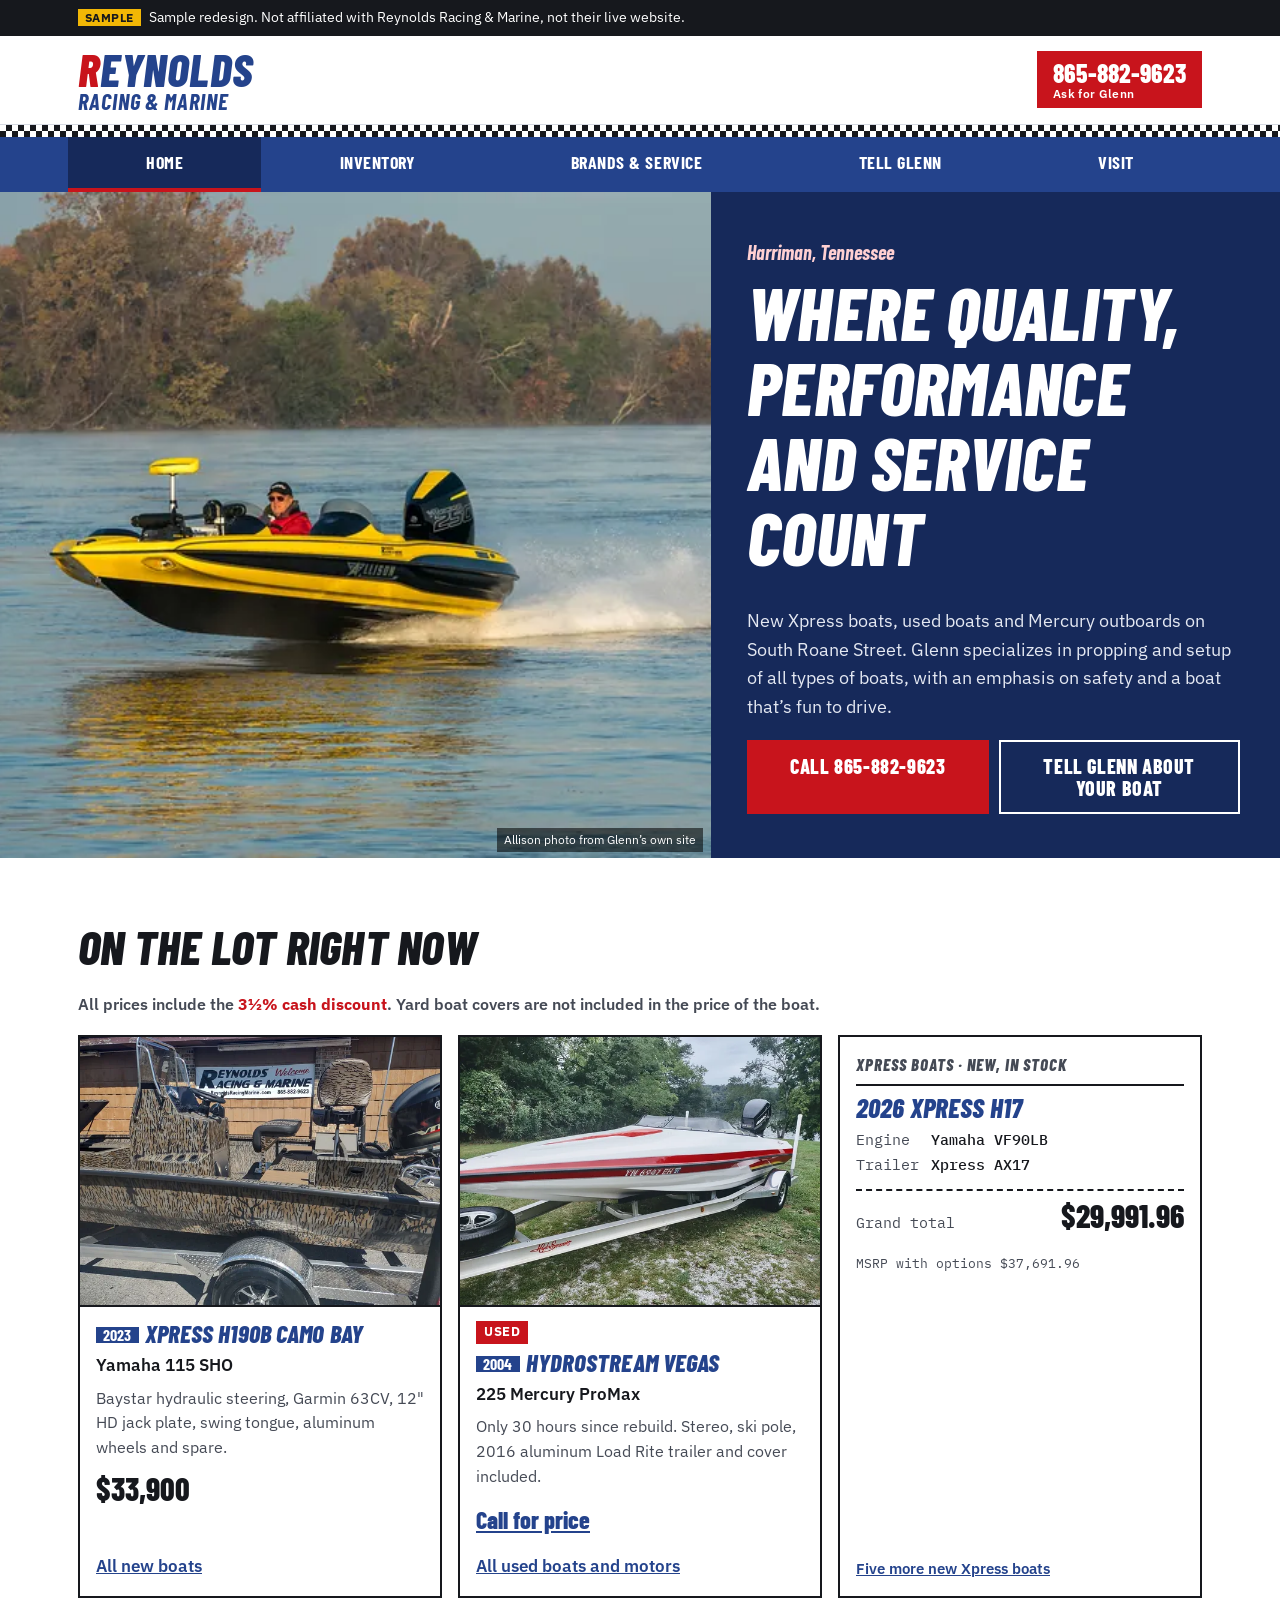
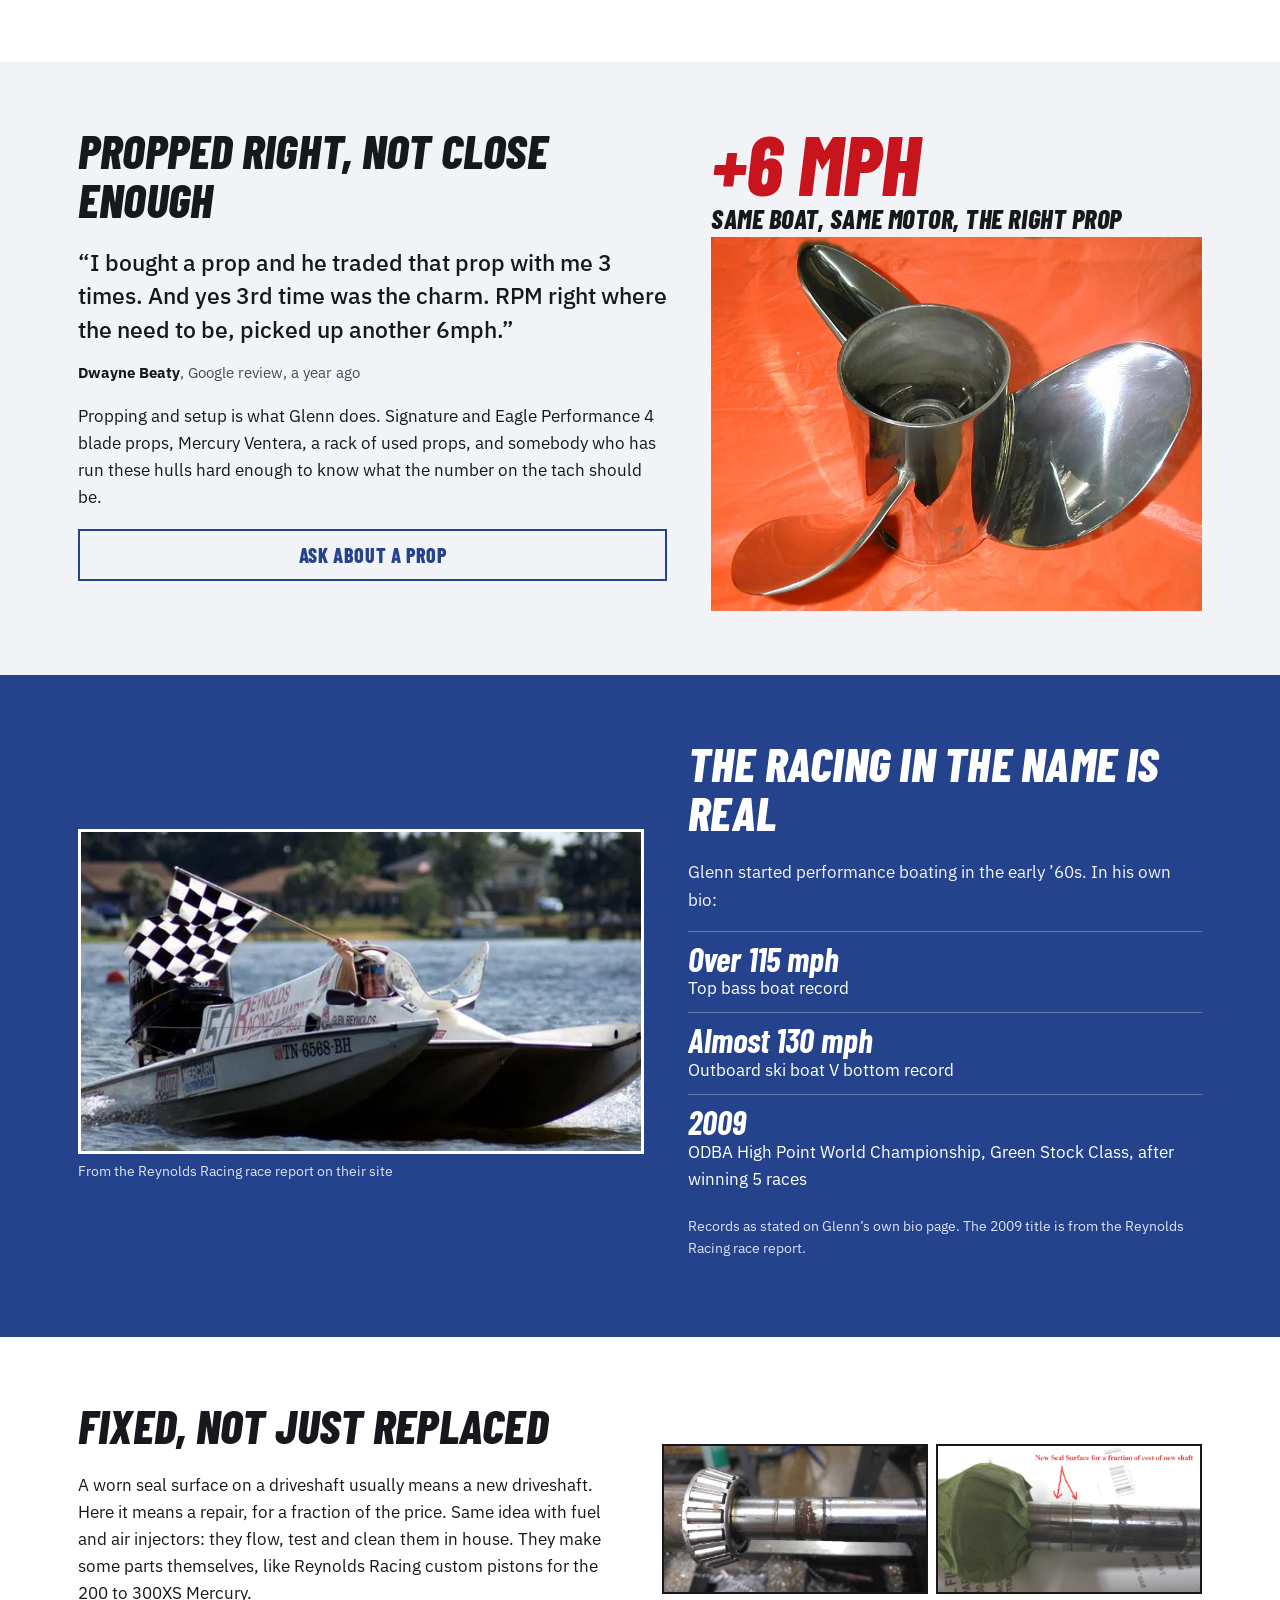
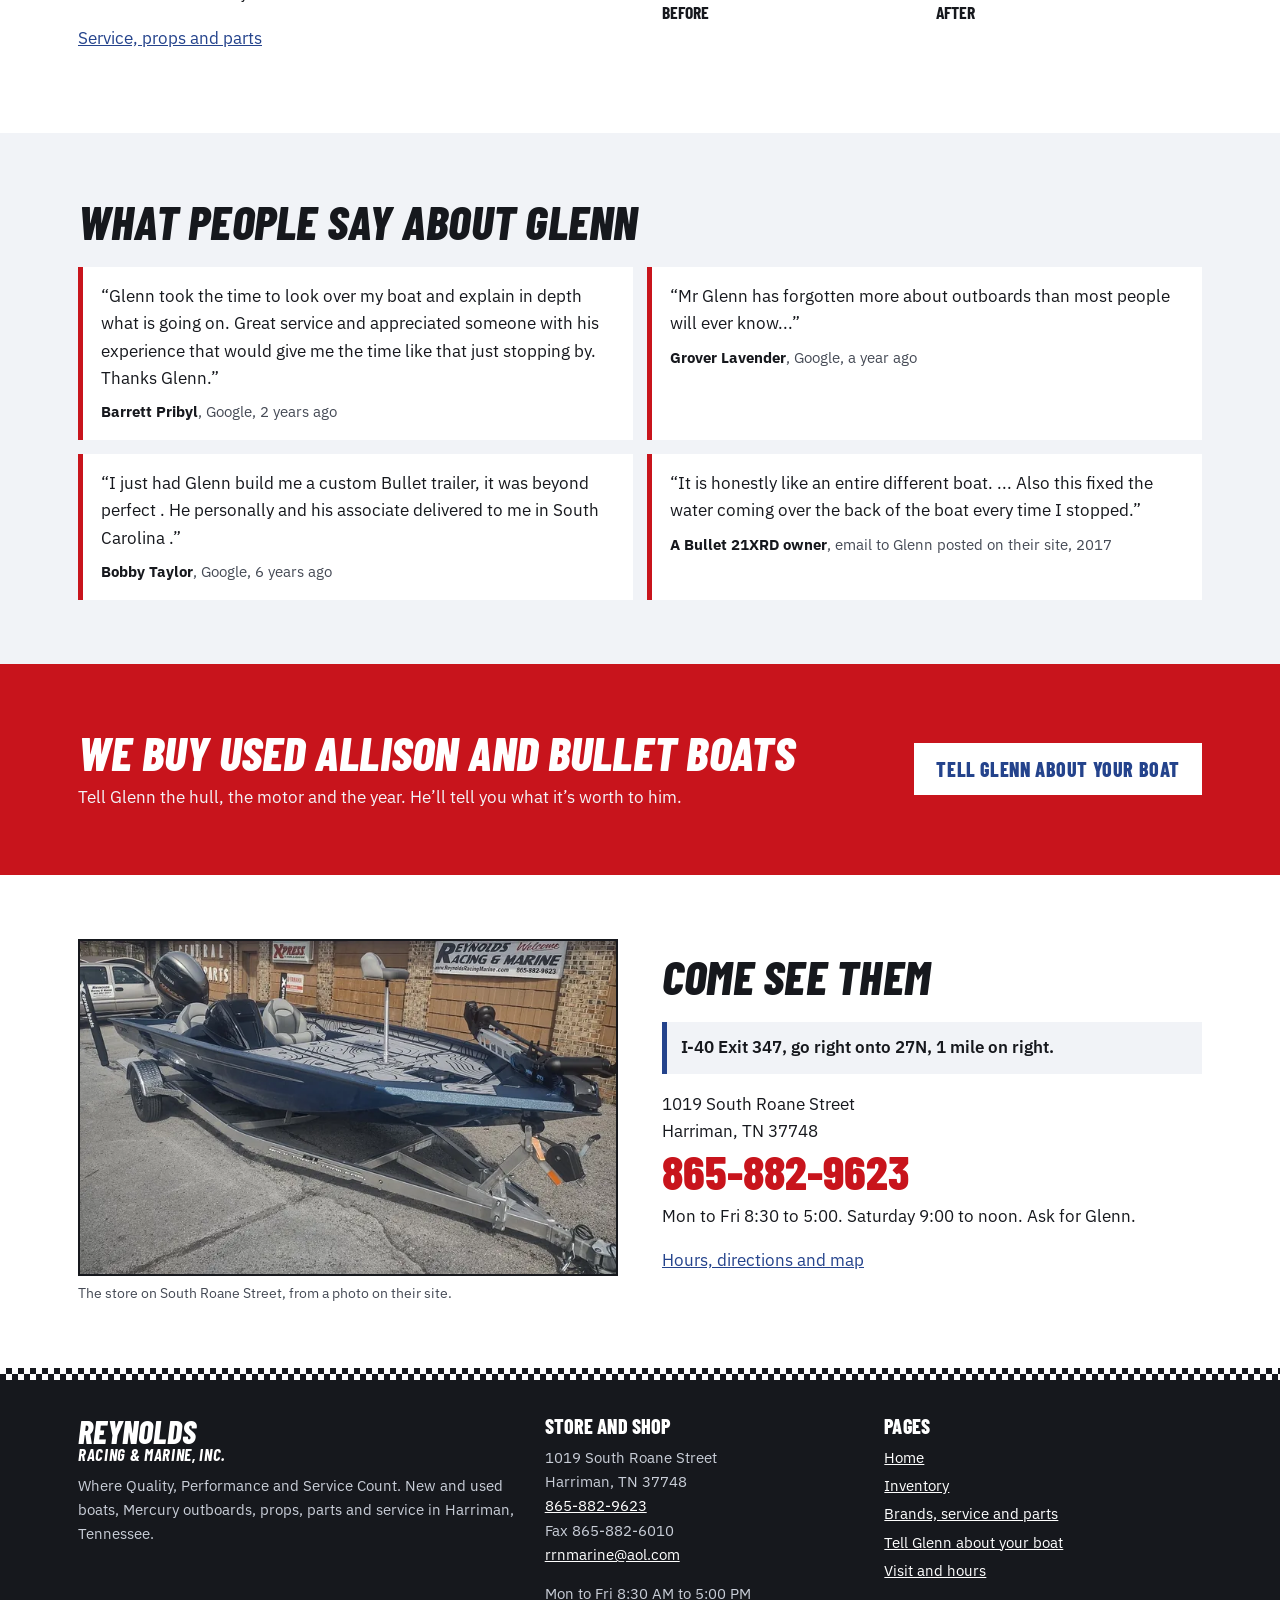
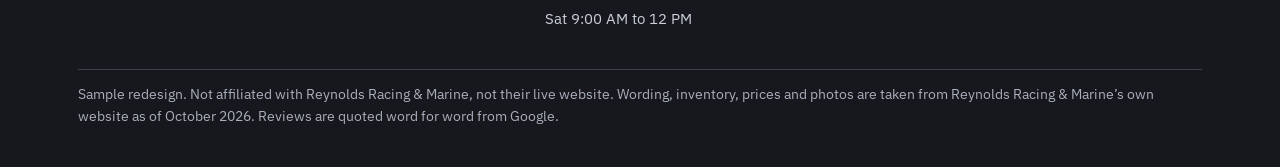
<file: index.html>
<!DOCTYPE html>
<html lang="en">
<head>
<meta charset="utf-8">
<meta name="viewport" content="width=device-width, initial-scale=1">
<meta name="robots" content="noindex, nofollow, noarchive">
<title>Reynolds Racing &amp; Marine | Boats, Mercury Outboards, Props | Harriman TN</title>
<meta name="description" content="New Xpress and used boats, Mercury outboards, props, parts and service from Glenn Reynolds on South Roane Street in Harriman, Tennessee.">
<meta name="theme-color" content="#24438C">
<link rel="preconnect" href="https://fonts.googleapis.com">
<link rel="preconnect" href="https://fonts.gstatic.com" crossorigin>
<link rel="stylesheet" href="https://fonts.googleapis.com/css2?family=Barlow+Condensed:ital,wght@0,700;0,800;1,700;1,800&amp;family=IBM+Plex+Sans:wght@400;500;600;700&amp;family=IBM+Plex+Mono:wght@400;500&amp;display=swap">
<link rel="stylesheet" href="style.css?v=3">
</head>
<body>
<a class="skip" href="#main">Skip to main content</a>
<div class="ribbon" role="note"><div class="wrap"><strong>Sample</strong>Sample redesign. Not affiliated with Reynolds Racing &amp; Marine, not their live website.</div></div>
<header class="site-head">
<div class="wrap head-row">
<a class="brand" href="index.html" aria-label="Reynolds Racing and Marine, home"><span class="w1"><b>R</b>EYNOLDS</span><span class="w2">RACING &amp; MARINE</span></a>
<a class="head-phone" href="tel:+18658829623">865-882-9623<small>Ask for Glenn</small></a>
</div>
</header>
<div class="checker" aria-hidden="true"></div>
<nav class="main-nav" aria-label="Main"><ul><li><a href="index.html" aria-current="page">Home</a></li><li><a href="inventory.html">Inventory</a></li><li><a href="service.html">Brands &amp; Service</a></li><li><a href="tell-glenn.html">Tell Glenn</a></li><li><a href="visit.html">Visit</a></li></ul></nav>
<main id="main">

<section class="hero" aria-labelledby="hero-h">
<figure class="hero-photo">
<img src="img/allison-run.webp" srcset="img/allison-run-800.webp 800w, img/allison-run.webp 1600w" sizes="(min-width:900px) 56vw, 100vw" width="1600" height="941" alt="A yellow and black Allison bass boat running flat out across calm water, driver at the wheel, trees on the far bank" fetchpriority="high">
<figcaption>Allison photo from Glenn&rsquo;s own site</figcaption>
</figure>
<div class="hero-copy"><div class="wrap">
<p class="tag">Harriman, Tennessee</p>
<h1 id="hero-h">Where quality, performance and service count</h1>
<p class="lede">New Xpress boats, used boats and Mercury outboards on South Roane Street. Glenn specializes in propping and setup of all types of boats, with an emphasis on safety and a boat that&rsquo;s fun to drive.</p>
<div class="btn-row">
<a class="btn" href="tel:+18658829623">Call 865-882-9623</a>
<a class="btn btn-line" href="tell-glenn.html">Tell Glenn about your boat</a>
</div>
</div></div>
</section>

<section class="sec" aria-labelledby="lot-h">
<div class="wrap">
<h2 id="lot-h">On the lot right now</h2>
<p class="cash">All prices include the <b>3&frac12;% cash discount</b>. Yard boat covers are not included in the price of the boat.</p>
<ul class="cards">
<li class="card">
<img src="img/xpress-h190-side-600.webp" width="600" height="450" alt="Camo Xpress H190 bay boat on its trailer in front of the Reynolds Racing and Marine welcome sign" loading="lazy">
<div class="body"><h3><span class="yr">2023</span>Xpress H190B Camo Bay</h3><p class="eng">Yamaha 115 SHO</p><p class="det">Baystar hydraulic steering, Garmin 63CV, 12&quot; HD jack plate, swing tongue, aluminum wheels and spare.</p><p class="price">$33,900</p><a class="more" href="inventory.html#new">All new boats</a></div>
</li>
<li class="card">
<img src="img/hydrostream-side-600.webp" width="600" height="450" alt="White and red 2004 HydroStream Vegas on an aluminum Load Rite trailer, parked on grass" loading="lazy">
<div class="body"><span class="flag">Used</span><h3><span class="yr">2004</span>HydroStream Vegas</h3><p class="eng">225 Mercury ProMax</p><p class="det">Only 30 hours since rebuild. Stereo, ski pole, 2016 aluminum Load Rite trailer and cover included.</p><p class="call"><a href="tel:+18658829623">Call for price</a></p><a class="more" href="inventory.html#used">All used boats and motors</a></div>
</li>
<li class="sticker">
<p class="mk">Xpress Boats &middot; new, in stock</p>
<h3>2026 Xpress H17</h3>
<dl><dt>Engine</dt><dd>Yamaha VF90LB</dd><dt>Trailer</dt><dd>Xpress AX17</dd></dl>
<p class="tot"><span>Grand total</span><b>$29,991.96</b></p>
<p class="msrp">MSRP with options $37,691.96</p>
<a class="more" href="inventory.html#new">Five more new Xpress boats</a>
</li>
</ul>
</div>
</section>

<section class="sec sec-grey" aria-labelledby="prop-h">
<div class="wrap prop-story">
<div>
<h2 id="prop-h">Propped right, not close enough</h2>
<figure class="quote-big">
<blockquote><p>&ldquo;I bought a prop and he traded that prop with me 3 times. And yes 3rd time was the charm. RPM right where the need to be, picked up another 6mph.&rdquo;</p></blockquote>
<figcaption><strong>Dwayne Beaty</strong>, Google review, a year ago</figcaption>
</figure>
<p style="margin-top:18px">Propping and setup is what Glenn does. Signature and Eagle Performance 4 blade props, Mercury Ventera, a rack of used props, and somebody who has run these hulls hard enough to know what the number on the tach should be.</p>
<div class="btn-row"><a class="btn btn-line" href="tell-glenn.html#t-prop">Ask about a prop</a></div>
</div>
<div>
<p class="rpm">+6 mph<small>Same boat, same motor, the right prop</small></p>
<img src="img/prop-27p.webp" width="800" height="609" alt="A polished stainless steel boat propeller on an orange background" loading="lazy">
</div>
</div>
</section>

<section class="sec sec-blue" aria-labelledby="race-h">
<div class="wrap race">
<figure>
<img src="img/checkered-flag.webp" srcset="img/checkered-flag-640.webp 640w, img/checkered-flag.webp 1000w" sizes="(min-width:900px) 50vw, 100vw" width="1000" height="571" alt="A Reynolds Racing race boat on the water with the driver holding up a checkered flag" loading="lazy">
<figcaption>From the Reynolds Racing race report on their site</figcaption>
</figure>
<div>
<h2 id="race-h">The racing in the name is real</h2>
<p class="lead-in">Glenn started performance boating in the early &rsquo;60s. In his own bio:</p>
<ul class="records">
<li><b>Over 115 mph</b>Top bass boat record</li>
<li><b>Almost 130 mph</b>Outboard ski boat V bottom record</li>
<li><b>2009</b>ODBA High Point World Championship, Green Stock Class, after winning 5 races</li>
</ul>
<p class="src" style="margin-top:12px">Records as stated on Glenn&rsquo;s own bio page. The 2009 title is from the Reynolds Racing race report.</p>
</div>
</div>
</section>

<section class="sec" aria-labelledby="shop-h">
<div class="wrap split">
<div>
<h2 id="shop-h">Fixed, not just replaced</h2>
<p>A worn seal surface on a driveshaft usually means a new driveshaft. Here it means a repair, for a fraction of the price. Same idea with fuel and air injectors: they flow, test and clean them in house. They make some parts themselves, like Reynolds Racing custom pistons for the 200 to 300XS Mercury.</p>
<p><a href="service.html">Service, props and parts</a></p>
</div>
<div class="ba">
<figure><img src="img/shaft-before.webp" width="800" height="450" alt="Close-up of a driveshaft with a worn, pitted seal surface" loading="lazy"><figcaption>Before</figcaption></figure>
<figure><img src="img/shaft-after.webp" width="720" height="405" alt="The same driveshaft with a new smooth seal surface, marked with a red arrow" loading="lazy"><figcaption>After</figcaption></figure>
</div>
</div>
</section>

<section class="sec sec-grey" aria-labelledby="r-h">
<div class="wrap">
<h2 id="r-h">What people say about Glenn</h2>
<div class="revs">
<figure><blockquote><p>&ldquo;Glenn took the time to look over my boat and explain in depth what is going on. Great service and appreciated someone with his experience that would give me the time like that just stopping by. Thanks Glenn.&rdquo;</p></blockquote><figcaption><strong>Barrett Pribyl</strong>, Google, 2 years ago</figcaption></figure>
<figure><blockquote><p>&ldquo;Mr Glenn has forgotten more about outboards than most people will ever know...&rdquo;</p></blockquote><figcaption><strong>Grover Lavender</strong>, Google, a year ago</figcaption></figure>
<figure><blockquote><p>&ldquo;I just had Glenn build me a custom Bullet trailer, it was beyond perfect . He personally and his associate delivered to me in South Carolina .&rdquo;</p></blockquote><figcaption><strong>Bobby Taylor</strong>, Google, 6 years ago</figcaption></figure>
<figure><blockquote><p>&ldquo;It is honestly like an entire different boat. ... Also this fixed the water coming over the back of the boat every time I stopped.&rdquo;</p></blockquote><figcaption><strong>A Bullet 21XRD owner</strong>, email to Glenn posted on their site, 2017</figcaption></figure>
</div>
</div>
</section>

<section class="sec sec-red" aria-labelledby="buy-h">
<div class="wrap buy">
<div>
<h2 id="buy-h">We buy used Allison and Bullet boats</h2>
<p class="lead-in" style="margin:6px 0 0">Tell Glenn the hull, the motor and the year. He&rsquo;ll tell you what it&rsquo;s worth to him.</p>
</div>
<a class="btn btn-white" href="tell-glenn.html#t-sell">Tell Glenn about your boat</a>
</div>
</section>

<section class="sec" aria-labelledby="v-h">
<div class="wrap split">
<figure class="store">
<img src="img/store-front-700.webp" srcset="img/store-front-700.webp 700w, img/store-front.webp 1100w" sizes="(min-width:900px) 50vw, 100vw" width="700" height="435" alt="A blue Xpress bass boat on a trailer in front of the Reynolds Racing and Marine store, with the red and blue Reynolds sign above the door" loading="lazy">
<figcaption>The store on South Roane Street, from a photo on their site.</figcaption>
</figure>
<div>
<h2 id="v-h">Come see them</h2>
<p class="dir">I-40 Exit 347, go right onto 27N, 1 mile on right.</p>
<address>1019 South Roane Street<br>Harriman, TN 37748</address>
<a class="big-phone" href="tel:+18658829623">865-882-9623</a>
<p>Mon to Fri 8:30 to 5:00. Saturday 9:00 to noon. Ask for Glenn.</p>
<p><a href="visit.html">Hours, directions and map</a></p>
</div>
</div>
</section>
</main>
<a class="callbar" href="tel:+18658829623" aria-label="Call Reynolds Racing and Marine at 865-882-9623"><svg width="22" height="22" viewBox="0 0 24 24" aria-hidden="true"><path fill="currentColor" d="M6.6 10.8a15.1 15.1 0 0 0 6.6 6.6l2.2-2.2c.3-.3.7-.4 1-.2 1.1.4 2.3.6 3.6.6.6 0 1 .4 1 1V20c0 .6-.4 1-1 1A17 17 0 0 1 3 4c0-.6.4-1 1-1h3.5c.6 0 1 .4 1 1 0 1.3.2 2.5.6 3.6.1.3 0 .7-.2 1z"/></svg>865-882-9623 <small>Tap to call</small></a>
<div class="checker" aria-hidden="true"></div>
<footer class="site-foot">
<div class="wrap">
<div class="foot-grid">
<div><p class="foot-brand"><span class="w1">REYNOLDS</span><span class="w2">RACING &amp; MARINE, INC.</span></p><p>Where Quality, Performance and Service Count. New and used boats, Mercury outboards, props, parts and service in Harriman, Tennessee.</p></div>
<div><h2>Store and shop</h2><address>1019 South Roane Street<br>Harriman, TN 37748</address><p><a href="tel:+18658829623">865-882-9623</a><br>Fax 865-882-6010<br><a href="mailto:rrnmarine@aol.com">rrnmarine@aol.com</a></p><p>Mon to Fri 8:30 AM to 5:00 PM<br>Sat 9:00 AM to 12 PM</p></div>
<div><h2>Pages</h2><ul><li><a href="index.html">Home</a></li><li><a href="inventory.html">Inventory</a></li><li><a href="service.html">Brands, service and parts</a></li><li><a href="tell-glenn.html">Tell Glenn about your boat</a></li><li><a href="visit.html">Visit and hours</a></li></ul></div>
</div>
<p class="foot-note">Sample redesign. Not affiliated with Reynolds Racing &amp; Marine, not their live website. Wording, inventory, prices and photos are taken from Reynolds Racing &amp; Marine&rsquo;s own website as of October 2026. Reviews are quoted word for word from Google.</p>
</div>
</footer>
</body>
</html>
</file>
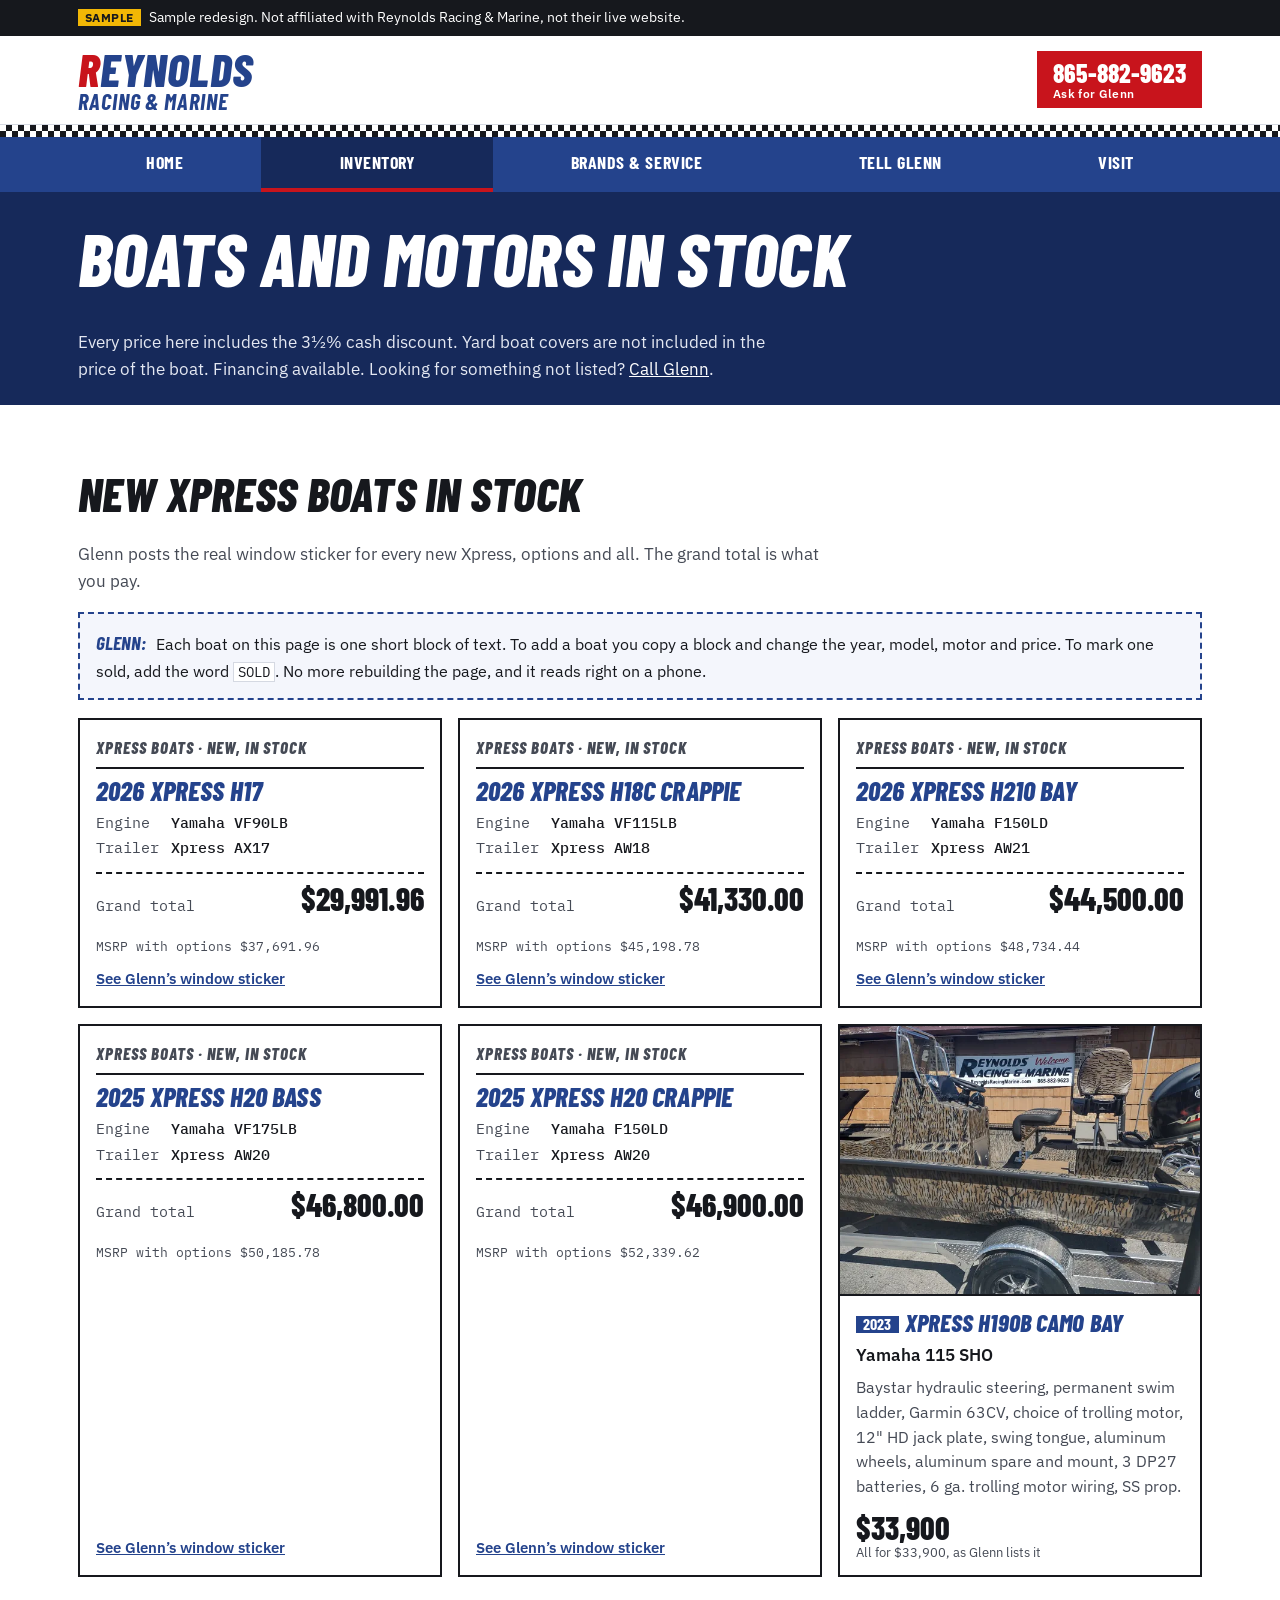
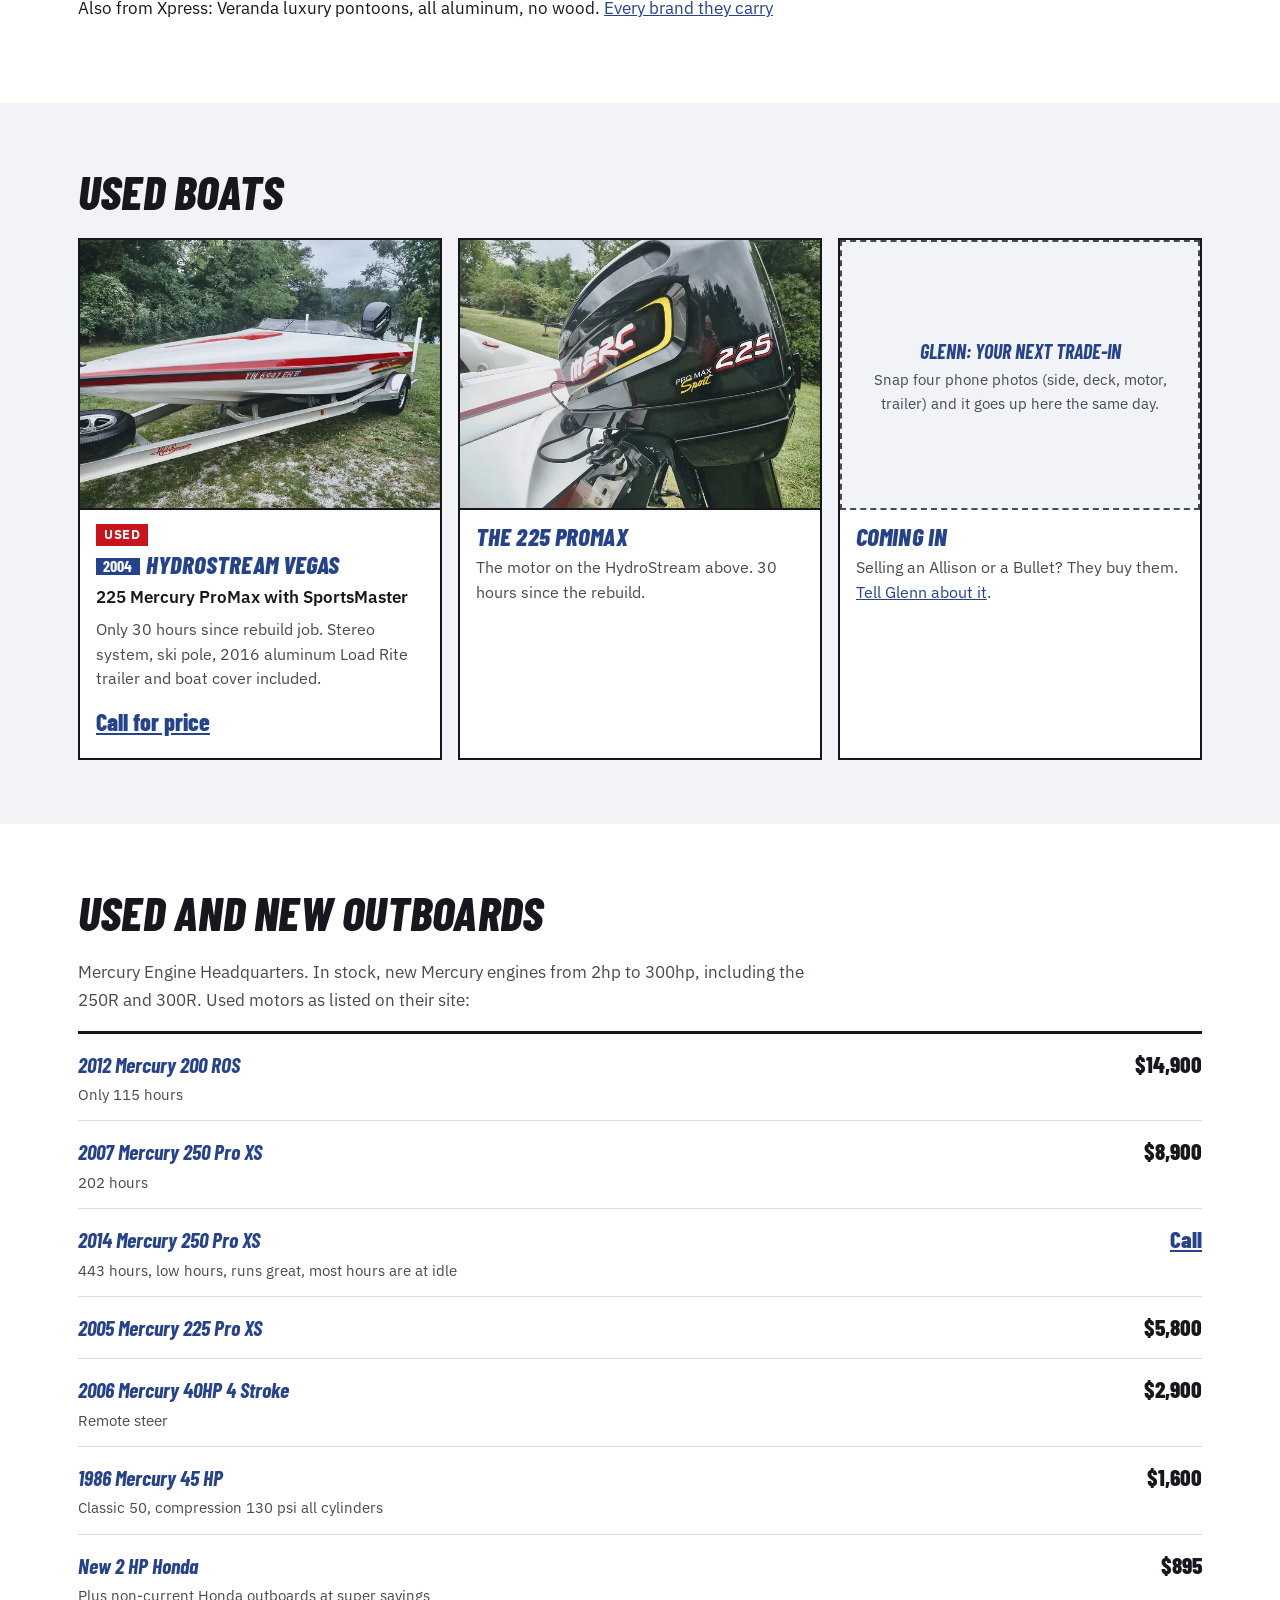
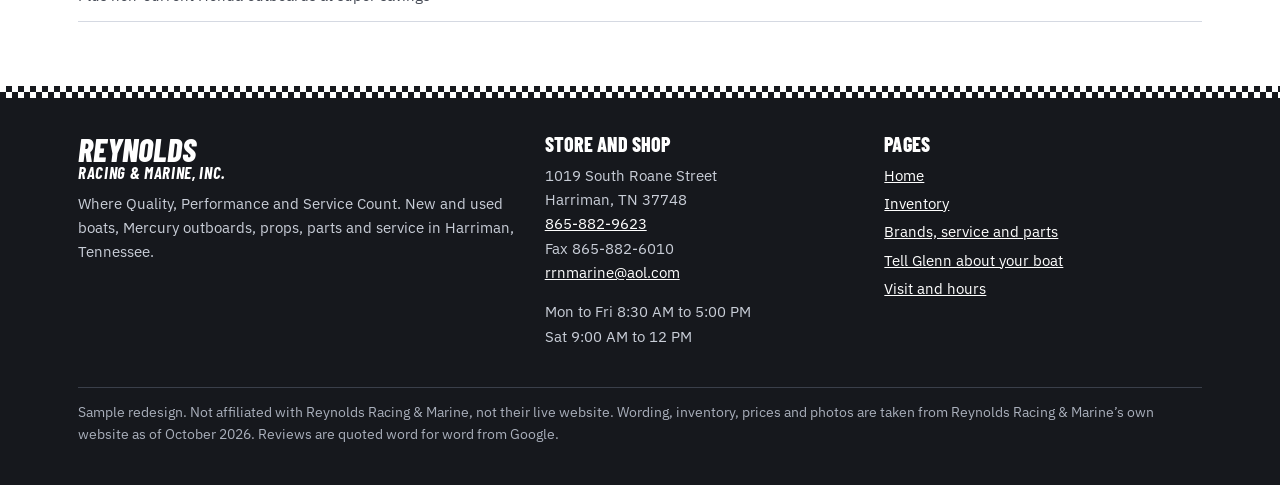
<file: inventory.html>
<!DOCTYPE html>
<html lang="en">
<head>
<meta charset="utf-8">
<meta name="viewport" content="width=device-width, initial-scale=1">
<meta name="robots" content="noindex, nofollow, noarchive">
<title>Boats and Motors in Stock | Reynolds Racing &amp; Marine, Harriman TN</title>
<meta name="description" content="New Xpress boats with window-sticker pricing, used boats and used Mercury outboards at Reynolds Racing and Marine in Harriman, TN.">
<meta name="theme-color" content="#24438C">
<link rel="preconnect" href="https://fonts.googleapis.com">
<link rel="preconnect" href="https://fonts.gstatic.com" crossorigin>
<link rel="stylesheet" href="https://fonts.googleapis.com/css2?family=Barlow+Condensed:ital,wght@0,700;0,800;1,700;1,800&amp;family=IBM+Plex+Sans:wght@400;500;600;700&amp;family=IBM+Plex+Mono:wght@400;500&amp;display=swap">
<link rel="stylesheet" href="style.css?v=3">
</head>
<body>
<a class="skip" href="#main">Skip to main content</a>
<div class="ribbon" role="note"><div class="wrap"><strong>Sample</strong>Sample redesign. Not affiliated with Reynolds Racing &amp; Marine, not their live website.</div></div>
<header class="site-head">
<div class="wrap head-row">
<a class="brand" href="index.html" aria-label="Reynolds Racing and Marine, home"><span class="w1"><b>R</b>EYNOLDS</span><span class="w2">RACING &amp; MARINE</span></a>
<a class="head-phone" href="tel:+18658829623">865-882-9623<small>Ask for Glenn</small></a>
</div>
</header>
<div class="checker" aria-hidden="true"></div>
<nav class="main-nav" aria-label="Main"><ul><li><a href="index.html">Home</a></li><li><a href="inventory.html" aria-current="page">Inventory</a></li><li><a href="service.html">Brands &amp; Service</a></li><li><a href="tell-glenn.html">Tell Glenn</a></li><li><a href="visit.html">Visit</a></li></ul></nav>
<main id="main">

<section class="page-top" aria-labelledby="inv-h">
<div class="wrap">
<h1 id="inv-h">Boats and motors in stock</h1>
<p>Every price here includes the 3&frac12;% cash discount. Yard boat covers are not included in the price of the boat. Financing available. Looking for something not listed? <a href="tel:+18658829623">Call Glenn</a>.</p>
</div>
</section>

<section class="sec" aria-labelledby="new-h" id="new">
<div class="wrap">
<h2 id="new-h">New Xpress boats in stock</h2>
<p class="lead-in">Glenn posts the real window sticker for every new Xpress, options and all. The grand total is what you pay.</p>
<div class="glenn-note"><b>Glenn:</b> Each boat on this page is one short block of text. To add a boat you copy a block and change the year, model, motor and price. To mark one sold, add the word <code>SOLD</code>. No more rebuilding the page, and it reads right on a phone.</div>
<ul class="cards">
<!-- ONE BOAT = ONE BLOCK. Copy a <li> below, change the five lines, done. -->
<li class="sticker">
<p class="mk">Xpress Boats &middot; new, in stock</p>
<h3>2026 Xpress H17</h3>
<dl><dt>Engine</dt><dd>Yamaha VF90LB</dd><dt>Trailer</dt><dd>Xpress AX17</dd></dl>
<p class="tot"><span>Grand total</span><b>$29,991.96</b></p>
<p class="msrp">MSRP with options $37,691.96</p>
<a class="more" href="img/sticker-2026-h17.webp">See Glenn&rsquo;s window sticker<span class="sr-only"> for the 2026 Xpress H17</span></a>
</li>
<li class="sticker">
<p class="mk">Xpress Boats &middot; new, in stock</p>
<h3>2026 Xpress H18C Crappie</h3>
<dl><dt>Engine</dt><dd>Yamaha VF115LB</dd><dt>Trailer</dt><dd>Xpress AW18</dd></dl>
<p class="tot"><span>Grand total</span><b>$41,330.00</b></p>
<p class="msrp">MSRP with options $45,198.78</p>
<a class="more" href="img/sticker-2026-h18c.webp">See Glenn&rsquo;s window sticker<span class="sr-only"> for the 2026 Xpress H18C Crappie</span></a>
</li>
<li class="sticker">
<p class="mk">Xpress Boats &middot; new, in stock</p>
<h3>2026 Xpress H210 Bay</h3>
<dl><dt>Engine</dt><dd>Yamaha F150LD</dd><dt>Trailer</dt><dd>Xpress AW21</dd></dl>
<p class="tot"><span>Grand total</span><b>$44,500.00</b></p>
<p class="msrp">MSRP with options $48,734.44</p>
<a class="more" href="img/sticker-2026-h210-bay.webp">See Glenn&rsquo;s window sticker<span class="sr-only"> for the 2026 Xpress H210 Bay</span></a>
</li>
<li class="sticker">
<p class="mk">Xpress Boats &middot; new, in stock</p>
<h3>2025 Xpress H20 Bass</h3>
<dl><dt>Engine</dt><dd>Yamaha VF175LB</dd><dt>Trailer</dt><dd>Xpress AW20</dd></dl>
<p class="tot"><span>Grand total</span><b>$46,800.00</b></p>
<p class="msrp">MSRP with options $50,185.78</p>
<a class="more" href="img/sticker-2025-h20-bass.webp">See Glenn&rsquo;s window sticker<span class="sr-only"> for the 2025 Xpress H20 Bass</span></a>
</li>
<li class="sticker">
<p class="mk">Xpress Boats &middot; new, in stock</p>
<h3>2025 Xpress H20 Crappie</h3>
<dl><dt>Engine</dt><dd>Yamaha F150LD</dd><dt>Trailer</dt><dd>Xpress AW20</dd></dl>
<p class="tot"><span>Grand total</span><b>$46,900.00</b></p>
<p class="msrp">MSRP with options $52,339.62</p>
<a class="more" href="img/sticker-2025-h20c.webp">See Glenn&rsquo;s window sticker<span class="sr-only"> for the 2025 Xpress H20 Crappie</span></a>
</li>
<li class="card">
<img src="img/xpress-h190-side-600.webp" width="600" height="450" alt="Camo Xpress H190 bay boat on its trailer in front of the Reynolds Racing and Marine welcome sign" loading="lazy">
<div class="body"><h3><span class="yr">2023</span>Xpress H190B Camo Bay</h3><p class="eng">Yamaha 115 SHO</p><p class="det">Baystar hydraulic steering, permanent swim ladder, Garmin 63CV, choice of trolling motor, 12&quot; HD jack plate, swing tongue, aluminum wheels, aluminum spare and mount, 3 DP27 batteries, 6 ga. trolling motor wiring, SS prop.</p><p class="price">$33,900<small>All for $33,900, as Glenn lists it</small></p></div>
</li>
</ul>
<p style="margin-top:18px">Also from Xpress: Veranda luxury pontoons, all aluminum, no wood. <a href="service.html#brands">Every brand they carry</a></p>
</div>
</section>

<section class="sec sec-grey" aria-labelledby="used-h" id="used">
<div class="wrap">
<h2 id="used-h">Used boats</h2>
<ul class="cards">
<li class="card">
<img src="img/hydrostream-side-600.webp" width="600" height="450" alt="White and red 2004 HydroStream Vegas on an aluminum Load Rite trailer, parked on grass" loading="lazy">
<div class="body"><span class="flag">Used</span><h3><span class="yr">2004</span>HydroStream Vegas</h3><p class="eng">225 Mercury ProMax with SportsMaster</p><p class="det">Only 30 hours since rebuild job. Stereo system, ski pole, 2016 aluminum Load Rite trailer and boat cover included.</p><p class="call"><a href="tel:+18658829623">Call for price</a></p></div>
</li>
<li class="card">
<img src="img/hydrostream-motor.webp" width="700" height="525" alt="The Mercury 225 ProMax Sport outboard on the back of the HydroStream" loading="lazy">
<div class="body"><h3>The 225 ProMax</h3><p class="det">The motor on the HydroStream above. 30 hours since the rebuild.</p></div>
</li>
<li class="card">
<div class="photo-box"><span><b>Glenn: your next trade-in</b>Snap four phone photos (side, deck, motor, trailer) and it goes up here the same day.</span></div>
<div class="body"><h3>Coming in</h3><p class="det">Selling an Allison or a Bullet? They buy them. <a href="tell-glenn.html#t-sell">Tell Glenn about it</a>.</p></div>
</li>
</ul>
</div>
</section>

<section class="sec" aria-labelledby="ob-h" id="outboards">
<div class="wrap">
<h2 id="ob-h">Used and new outboards</h2>
<p class="lead-in">Mercury Engine Headquarters. In stock, new Mercury engines from 2hp to 300hp, including the 250R and 300R. Used motors as listed on their site:</p>
<ul class="motors">
<li><div><b>2012 Mercury 200 ROS</b><br><span>Only 115 hours</span></div><span class="p">$14,900</span></li>
<li><div><b>2007 Mercury 250 Pro XS</b><br><span>202 hours</span></div><span class="p">$8,900</span></li>
<li><div><b>2014 Mercury 250 Pro XS</b><br><span>443 hours, low hours, runs great, most hours are at idle</span></div><span class="p"><a href="tel:+18658829623">Call</a></span></li>
<li><div><b>2005 Mercury 225 Pro XS</b></div><span class="p">$5,800</span></li>
<li><div><b>2006 Mercury 40HP 4 Stroke</b><br><span>Remote steer</span></div><span class="p">$2,900</span></li>
<li><div><b>1986 Mercury 45 HP</b><br><span>Classic 50, compression 130 psi all cylinders</span></div><span class="p">$1,600</span></li>
<li><div><b>New 2 HP Honda</b><br><span>Plus non-current Honda outboards at super savings</span></div><span class="p">$895</span></li>
</ul>
</div>
</section>
</main>
<a class="callbar" href="tel:+18658829623" aria-label="Call Reynolds Racing and Marine at 865-882-9623"><svg width="22" height="22" viewBox="0 0 24 24" aria-hidden="true"><path fill="currentColor" d="M6.6 10.8a15.1 15.1 0 0 0 6.6 6.6l2.2-2.2c.3-.3.7-.4 1-.2 1.1.4 2.3.6 3.6.6.6 0 1 .4 1 1V20c0 .6-.4 1-1 1A17 17 0 0 1 3 4c0-.6.4-1 1-1h3.5c.6 0 1 .4 1 1 0 1.3.2 2.5.6 3.6.1.3 0 .7-.2 1z"/></svg>865-882-9623 <small>Tap to call</small></a>
<div class="checker" aria-hidden="true"></div>
<footer class="site-foot">
<div class="wrap">
<div class="foot-grid">
<div><p class="foot-brand"><span class="w1">REYNOLDS</span><span class="w2">RACING &amp; MARINE, INC.</span></p><p>Where Quality, Performance and Service Count. New and used boats, Mercury outboards, props, parts and service in Harriman, Tennessee.</p></div>
<div><h2>Store and shop</h2><address>1019 South Roane Street<br>Harriman, TN 37748</address><p><a href="tel:+18658829623">865-882-9623</a><br>Fax 865-882-6010<br><a href="mailto:rrnmarine@aol.com">rrnmarine@aol.com</a></p><p>Mon to Fri 8:30 AM to 5:00 PM<br>Sat 9:00 AM to 12 PM</p></div>
<div><h2>Pages</h2><ul><li><a href="index.html">Home</a></li><li><a href="inventory.html">Inventory</a></li><li><a href="service.html">Brands, service and parts</a></li><li><a href="tell-glenn.html">Tell Glenn about your boat</a></li><li><a href="visit.html">Visit and hours</a></li></ul></div>
</div>
<p class="foot-note">Sample redesign. Not affiliated with Reynolds Racing &amp; Marine, not their live website. Wording, inventory, prices and photos are taken from Reynolds Racing &amp; Marine&rsquo;s own website as of October 2026. Reviews are quoted word for word from Google.</p>
</div>
</footer>
</body>
</html>
</file>
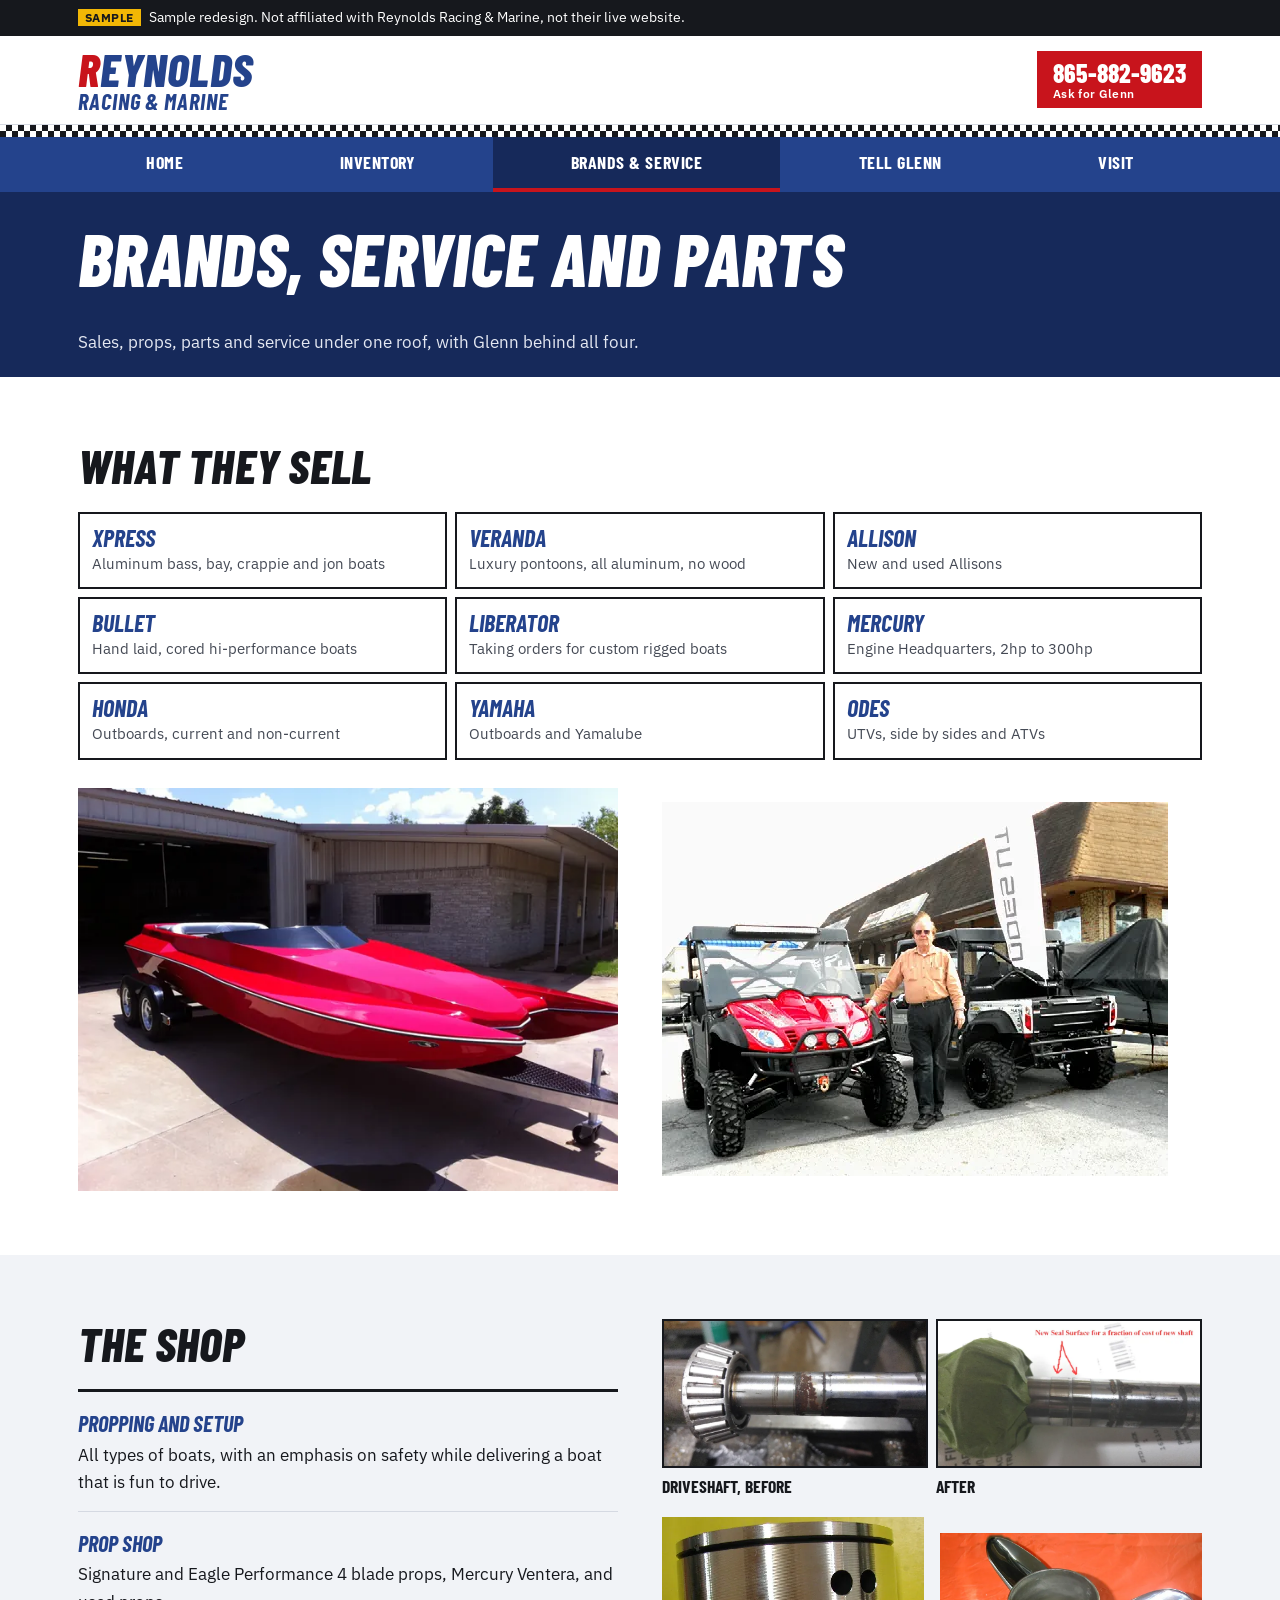
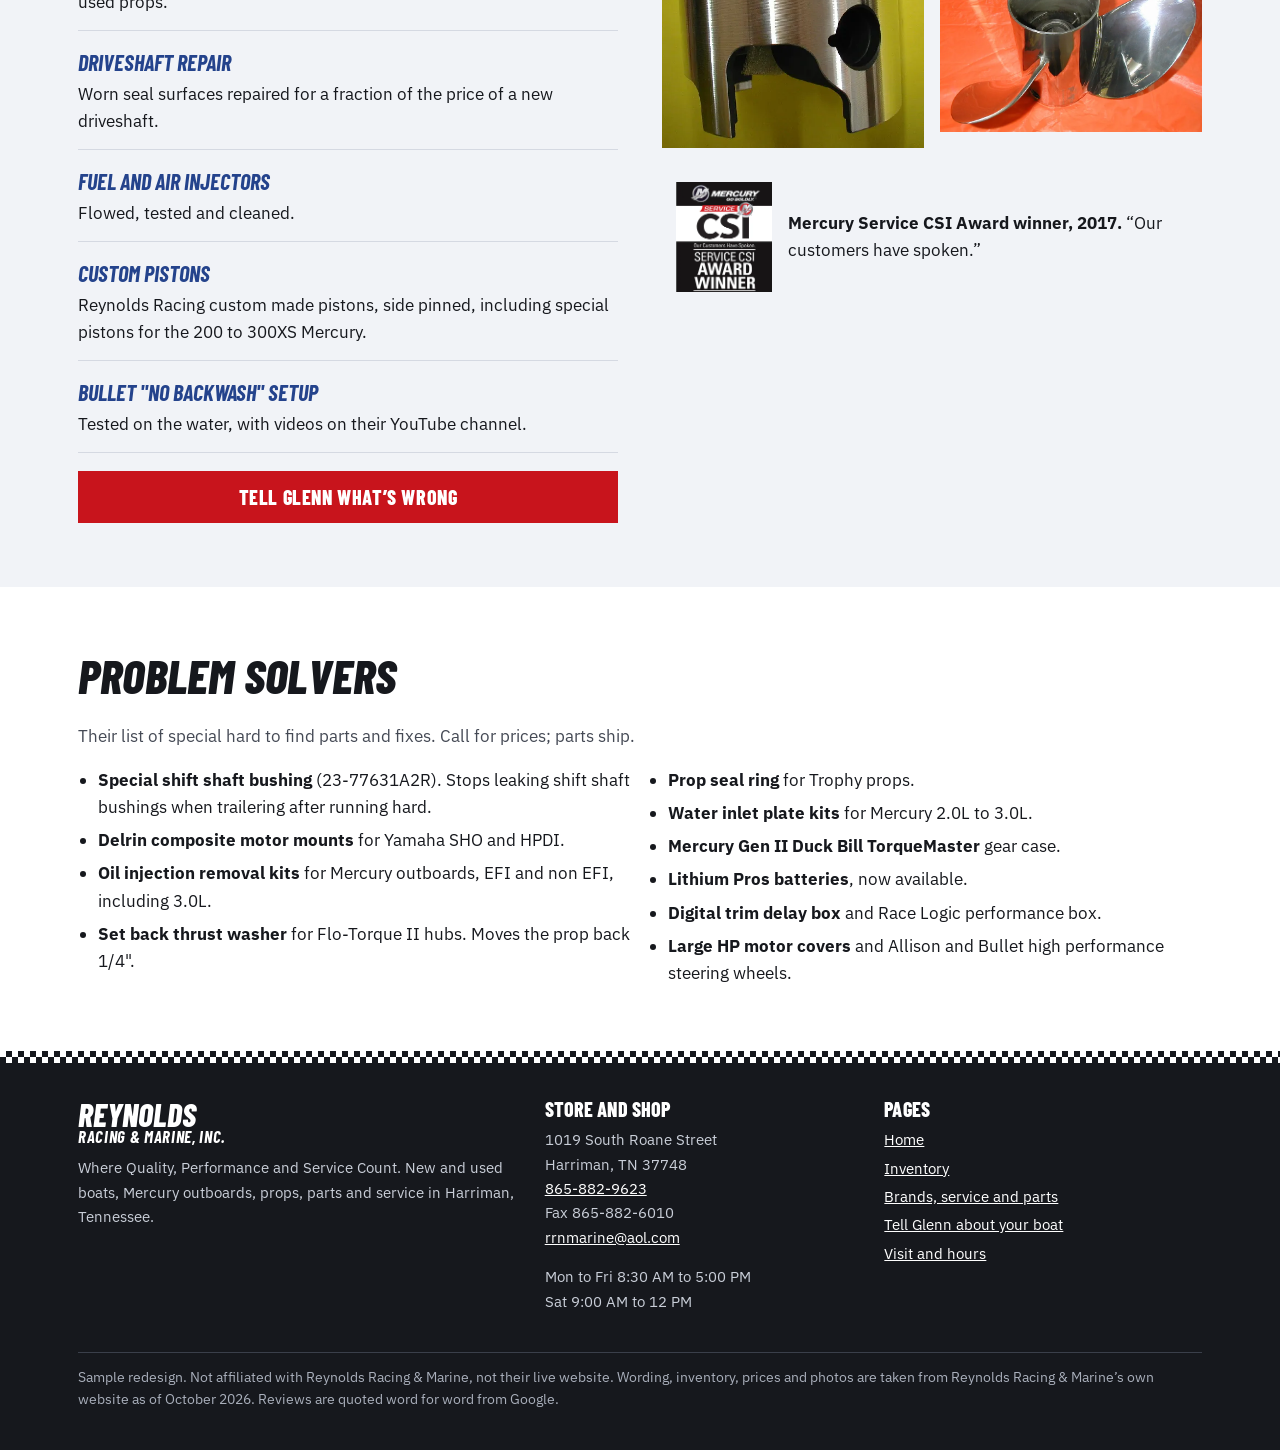
<file: service.html>
<!DOCTYPE html>
<html lang="en">
<head>
<meta charset="utf-8">
<meta name="viewport" content="width=device-width, initial-scale=1">
<meta name="robots" content="noindex, nofollow, noarchive">
<title>Brands, Service and Parts | Reynolds Racing &amp; Marine, Harriman TN</title>
<meta name="description" content="Xpress, Allison, Bullet, Liberator, Mercury, Honda, Yamaha and ODES. Propping and setup, driveshaft repair, injectors, custom pistons and hard to find parts.">
<meta name="theme-color" content="#24438C">
<link rel="preconnect" href="https://fonts.googleapis.com">
<link rel="preconnect" href="https://fonts.gstatic.com" crossorigin>
<link rel="stylesheet" href="https://fonts.googleapis.com/css2?family=Barlow+Condensed:ital,wght@0,700;0,800;1,700;1,800&amp;family=IBM+Plex+Sans:wght@400;500;600;700&amp;family=IBM+Plex+Mono:wght@400;500&amp;display=swap">
<link rel="stylesheet" href="style.css?v=3">
</head>
<body>
<a class="skip" href="#main">Skip to main content</a>
<div class="ribbon" role="note"><div class="wrap"><strong>Sample</strong>Sample redesign. Not affiliated with Reynolds Racing &amp; Marine, not their live website.</div></div>
<header class="site-head">
<div class="wrap head-row">
<a class="brand" href="index.html" aria-label="Reynolds Racing and Marine, home"><span class="w1"><b>R</b>EYNOLDS</span><span class="w2">RACING &amp; MARINE</span></a>
<a class="head-phone" href="tel:+18658829623">865-882-9623<small>Ask for Glenn</small></a>
</div>
</header>
<div class="checker" aria-hidden="true"></div>
<nav class="main-nav" aria-label="Main"><ul><li><a href="index.html">Home</a></li><li><a href="inventory.html">Inventory</a></li><li><a href="service.html" aria-current="page">Brands &amp; Service</a></li><li><a href="tell-glenn.html">Tell Glenn</a></li><li><a href="visit.html">Visit</a></li></ul></nav>
<main id="main">

<section class="page-top" aria-labelledby="svc-h">
<div class="wrap">
<h1 id="svc-h">Brands, service and parts</h1>
<p>Sales, props, parts and service under one roof, with Glenn behind all four.</p>
</div>
</section>

<section class="sec" aria-labelledby="brands-h" id="brands">
<div class="wrap">
<h2 id="brands-h">What they sell</h2>
<ul class="brands">
<li><b>Xpress</b><span>Aluminum bass, bay, crappie and jon boats</span></li>
<li><b>Veranda</b><span>Luxury pontoons, all aluminum, no wood</span></li>
<li><b>Allison</b><span>New and used Allisons</span></li>
<li><b>Bullet</b><span>Hand laid, cored hi-performance boats</span></li>
<li><b>Liberator</b><span>Taking orders for custom rigged boats</span></li>
<li><b>Mercury</b><span>Engine Headquarters, 2hp to 300hp</span></li>
<li><b>Honda</b><span>Outboards, current and non-current</span></li>
<li><b>Yamaha</b><span>Outboards and Yamalube</span></li>
<li><b>ODES</b><span>UTVs, side by sides and ATVs</span></li>
</ul>
<div class="split" style="margin-top:28px">
<img src="img/liberator-bays-640.webp" srcset="img/liberator-bays-640.webp 640w, img/liberator-bays.webp 1000w" sizes="(min-width:900px) 50vw, 100vw" width="640" height="478" alt="A red Liberator performance boat on a trailer in front of the Reynolds shop bays" loading="lazy">
<img src="img/odes-store.webp" width="506" height="374" alt="Two ODES side by sides, one red and one black, parked in front of the Reynolds Racing and Marine store with a man standing between them" loading="lazy">
</div>
</div>
</section>

<section class="sec sec-grey" aria-labelledby="work-h" id="service">
<div class="wrap split" style="align-items:start">
<div>
<h2 id="work-h">The shop</h2>
<ul class="svc">
<li><b>Propping and setup</b>All types of boats, with an emphasis on safety while delivering a boat that is fun to drive.</li>
<li><b>Prop shop</b>Signature and Eagle Performance 4 blade props, Mercury Ventera, and used props.</li>
<li><b>Driveshaft repair</b>Worn seal surfaces repaired for a fraction of the price of a new driveshaft.</li>
<li><b>Fuel and air injectors</b>Flowed, tested and cleaned.</li>
<li><b>Custom pistons</b>Reynolds Racing custom made pistons, side pinned, including special pistons for the 200 to 300XS Mercury.</li>
<li><b>Bullet &quot;no backwash&quot; setup</b>Tested on the water, with videos on their YouTube channel.</li>
</ul>
<div class="btn-row" style="margin-top:18px"><a class="btn" href="tell-glenn.html#t-service">Tell Glenn what&rsquo;s wrong</a></div>
</div>
<div>
<div class="ba">
<figure><img src="img/shaft-before.webp" width="800" height="450" alt="Close-up of a driveshaft with a worn, pitted seal surface" loading="lazy"><figcaption>Driveshaft, before</figcaption></figure>
<figure><img src="img/shaft-after.webp" width="720" height="405" alt="The same driveshaft with a new smooth seal surface" loading="lazy"><figcaption>After</figcaption></figure>
</div>
<div class="split" style="margin-top:16px;gap:16px;grid-template-columns:1fr 1fr">
<img src="img/piston.webp" width="479" height="423" alt="A Reynolds Racing custom made piston" loading="lazy">
<img src="img/prop-27p.webp" width="800" height="609" alt="A polished stainless steel propeller" loading="lazy">
</div>
<div class="award">
<img src="img/mercury-csi-2017.webp" width="400" height="458" alt="Mercury Service CSI Award Winner graphic" loading="lazy">
<p><b>Mercury Service CSI Award winner, 2017.</b> &ldquo;Our customers have spoken.&rdquo;</p>
</div>
</div>
</div>
</section>

<section class="sec" aria-labelledby="parts-h" id="parts">
<div class="wrap">
<h2 id="parts-h">Problem solvers</h2>
<p class="lead-in">Their list of special hard to find parts and fixes. Call for prices; parts ship.</p>
<ul class="parts">
<li><b>Special shift shaft bushing</b> (23-77631A2R). Stops leaking shift shaft bushings when trailering after running hard.</li>
<li><b>Delrin composite motor mounts</b> for Yamaha SHO and HPDI.</li>
<li><b>Oil injection removal kits</b> for Mercury outboards, EFI and non EFI, including 3.0L.</li>
<li><b>Set back thrust washer</b> for Flo-Torque II hubs. Moves the prop back 1/4&quot;.</li>
<li><b>Prop seal ring</b> for Trophy props.</li>
<li><b>Water inlet plate kits</b> for Mercury 2.0L to 3.0L.</li>
<li><b>Mercury Gen II Duck Bill TorqueMaster</b> gear case.</li>
<li><b>Lithium Pros batteries</b>, now available.</li>
<li><b>Digital trim delay box</b> and Race Logic performance box.</li>
<li><b>Large HP motor covers</b> and Allison and Bullet high performance steering wheels.</li>
</ul>
</div>
</section>
</main>
<a class="callbar" href="tel:+18658829623" aria-label="Call Reynolds Racing and Marine at 865-882-9623"><svg width="22" height="22" viewBox="0 0 24 24" aria-hidden="true"><path fill="currentColor" d="M6.6 10.8a15.1 15.1 0 0 0 6.6 6.6l2.2-2.2c.3-.3.7-.4 1-.2 1.1.4 2.3.6 3.6.6.6 0 1 .4 1 1V20c0 .6-.4 1-1 1A17 17 0 0 1 3 4c0-.6.4-1 1-1h3.5c.6 0 1 .4 1 1 0 1.3.2 2.5.6 3.6.1.3 0 .7-.2 1z"/></svg>865-882-9623 <small>Tap to call</small></a>
<div class="checker" aria-hidden="true"></div>
<footer class="site-foot">
<div class="wrap">
<div class="foot-grid">
<div><p class="foot-brand"><span class="w1">REYNOLDS</span><span class="w2">RACING &amp; MARINE, INC.</span></p><p>Where Quality, Performance and Service Count. New and used boats, Mercury outboards, props, parts and service in Harriman, Tennessee.</p></div>
<div><h2>Store and shop</h2><address>1019 South Roane Street<br>Harriman, TN 37748</address><p><a href="tel:+18658829623">865-882-9623</a><br>Fax 865-882-6010<br><a href="mailto:rrnmarine@aol.com">rrnmarine@aol.com</a></p><p>Mon to Fri 8:30 AM to 5:00 PM<br>Sat 9:00 AM to 12 PM</p></div>
<div><h2>Pages</h2><ul><li><a href="index.html">Home</a></li><li><a href="inventory.html">Inventory</a></li><li><a href="service.html">Brands, service and parts</a></li><li><a href="tell-glenn.html">Tell Glenn about your boat</a></li><li><a href="visit.html">Visit and hours</a></li></ul></div>
</div>
<p class="foot-note">Sample redesign. Not affiliated with Reynolds Racing &amp; Marine, not their live website. Wording, inventory, prices and photos are taken from Reynolds Racing &amp; Marine&rsquo;s own website as of October 2026. Reviews are quoted word for word from Google.</p>
</div>
</footer>
</body>
</html>
</file>
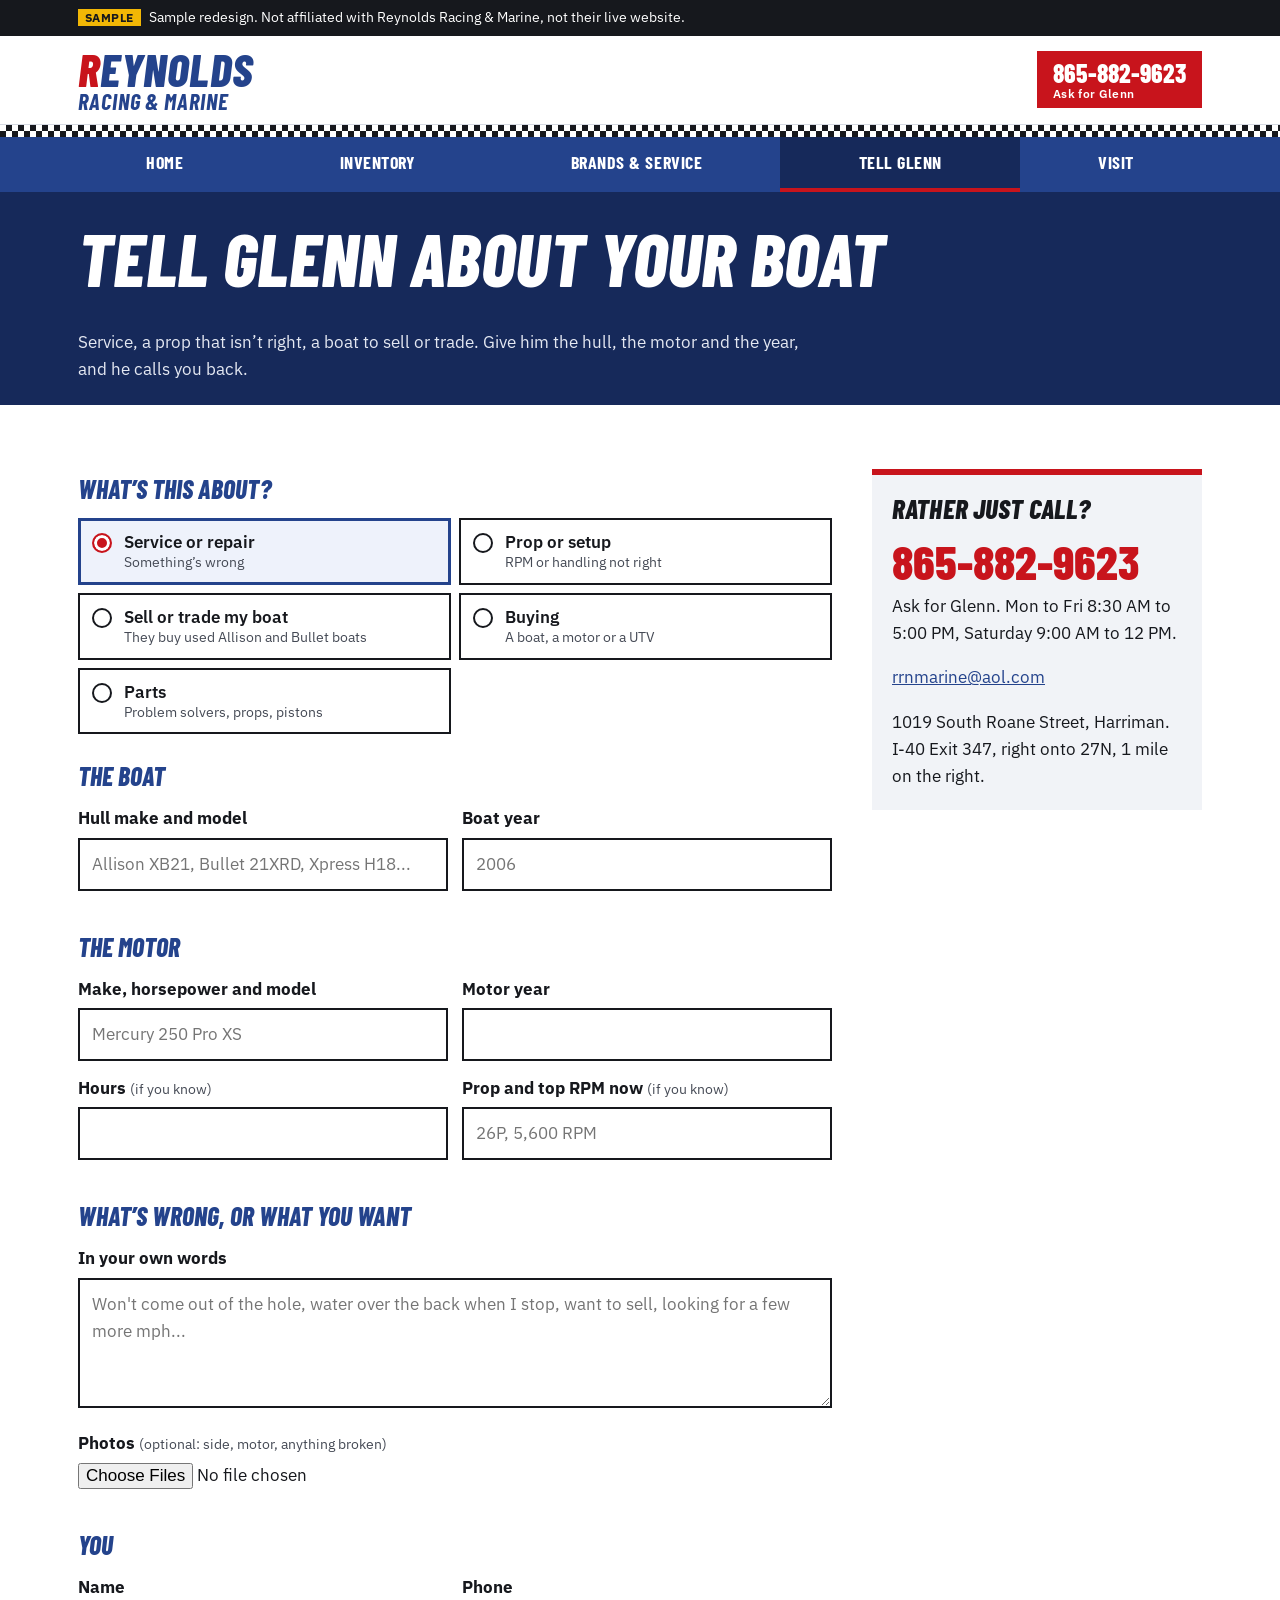
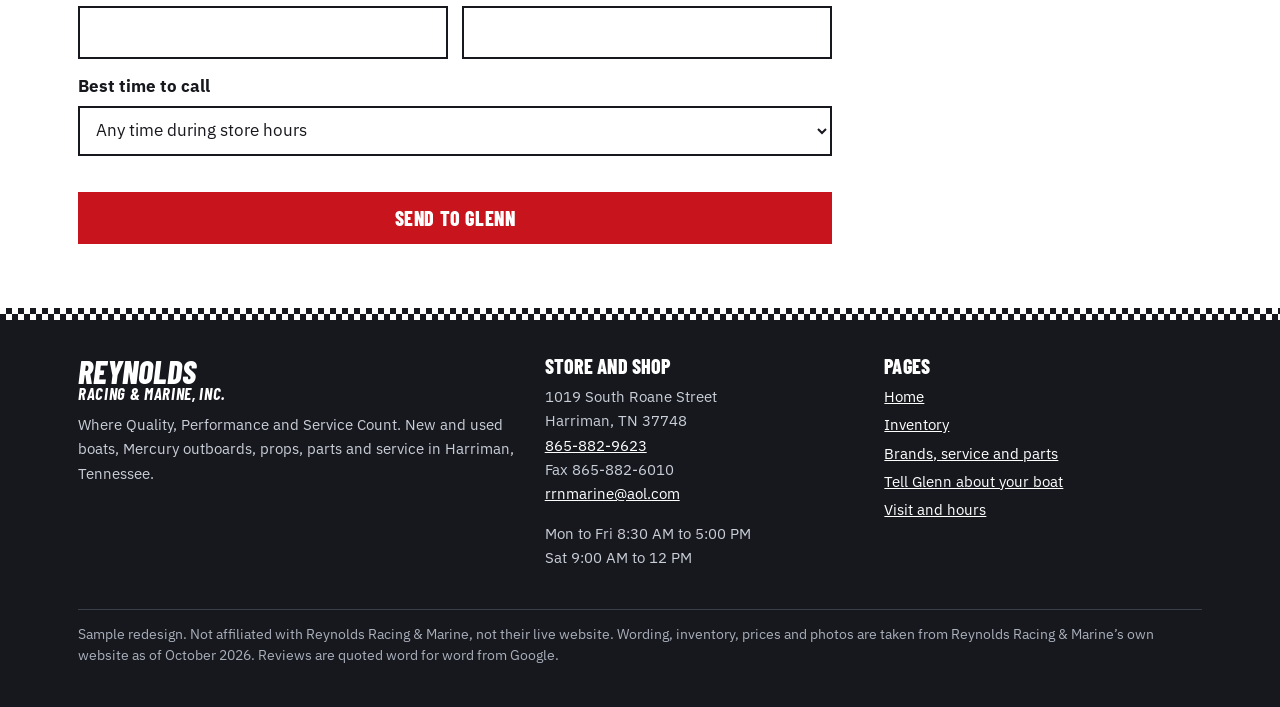
<file: tell-glenn.html>
<!DOCTYPE html>
<html lang="en">
<head>
<meta charset="utf-8">
<meta name="viewport" content="width=device-width, initial-scale=1">
<meta name="robots" content="noindex, nofollow, noarchive">
<title>Tell Glenn About Your Boat | Reynolds Racing &amp; Marine</title>
<meta name="description" content="Service, props, trade-ins and parts. Tell Glenn the hull, motor, year and what is going on, and he calls you back.">
<meta name="theme-color" content="#24438C">
<link rel="preconnect" href="https://fonts.googleapis.com">
<link rel="preconnect" href="https://fonts.gstatic.com" crossorigin>
<link rel="stylesheet" href="https://fonts.googleapis.com/css2?family=Barlow+Condensed:ital,wght@0,700;0,800;1,700;1,800&amp;family=IBM+Plex+Sans:wght@400;500;600;700&amp;family=IBM+Plex+Mono:wght@400;500&amp;display=swap">
<link rel="stylesheet" href="style.css?v=3">
</head>
<body>
<a class="skip" href="#main">Skip to main content</a>
<div class="ribbon" role="note"><div class="wrap"><strong>Sample</strong>Sample redesign. Not affiliated with Reynolds Racing &amp; Marine, not their live website.</div></div>
<header class="site-head">
<div class="wrap head-row">
<a class="brand" href="index.html" aria-label="Reynolds Racing and Marine, home"><span class="w1"><b>R</b>EYNOLDS</span><span class="w2">RACING &amp; MARINE</span></a>
<a class="head-phone" href="tel:+18658829623">865-882-9623<small>Ask for Glenn</small></a>
</div>
</header>
<div class="checker" aria-hidden="true"></div>
<nav class="main-nav" aria-label="Main"><ul><li><a href="index.html">Home</a></li><li><a href="inventory.html">Inventory</a></li><li><a href="service.html">Brands &amp; Service</a></li><li><a href="tell-glenn.html" aria-current="page">Tell Glenn</a></li><li><a href="visit.html">Visit</a></li></ul></nav>
<main id="main">

<section class="page-top" aria-labelledby="tg-h">
<div class="wrap">
<h1 id="tg-h">Tell Glenn about your boat</h1>
<p>Service, a prop that isn&rsquo;t right, a boat to sell or trade. Give him the hull, the motor and the year, and he calls you back.</p>
</div>
</section>

<section class="sec">
<div class="wrap">
<p class="sent" id="sent" role="status">Got it. In the live version, this goes straight to Glenn and he calls you back.</p>
<div class="form">
<form action="tell-glenn.html#sent" method="get" aria-label="Tell Glenn about your boat">

<fieldset>
<legend>What&rsquo;s this about?</legend>
<div class="pick">
<label id="t-service"><input type="radio" name="about" value="service" checked><span>Service or repair<small>Something&rsquo;s wrong</small></span></label>
<label id="t-prop"><input type="radio" name="about" value="prop"><span>Prop or setup<small>RPM or handling not right</small></span></label>
<label id="t-sell"><input type="radio" name="about" value="sell"><span>Sell or trade my boat<small>They buy used Allison and Bullet boats</small></span></label>
<label><input type="radio" name="about" value="buy"><span>Buying<small>A boat, a motor or a UTV</small></span></label>
<label><input type="radio" name="about" value="parts"><span>Parts<small>Problem solvers, props, pistons</small></span></label>
</div>
</fieldset>

<fieldset>
<legend>The boat</legend>
<div class="row2">
<div class="field"><label for="hull">Hull make and model</label><input type="text" id="hull" placeholder="Allison XB21, Bullet 21XRD, Xpress H18..."></div>
<div class="field"><label for="byear">Boat year</label><input type="text" id="byear" inputmode="numeric" placeholder="2006"></div>
</div>
</fieldset>

<fieldset>
<legend>The motor</legend>
<div class="row2">
<div class="field"><label for="engine">Make, horsepower and model</label><input type="text" id="engine" placeholder="Mercury 250 Pro XS"></div>
<div class="field"><label for="eyear">Motor year</label><input type="text" id="eyear" inputmode="numeric"></div>
<div class="field"><label for="hours">Hours <small>(if you know)</small></label><input type="text" id="hours" inputmode="numeric"></div>
<div class="field"><label for="prop">Prop and top RPM now <small>(if you know)</small></label><input type="text" id="prop" placeholder="26P, 5,600 RPM"></div>
</div>
</fieldset>

<fieldset>
<legend>What&rsquo;s wrong, or what you want</legend>
<div class="field"><label for="what">In your own words</label><textarea id="what" placeholder="Won't come out of the hole, water over the back when I stop, want to sell, looking for a few more mph..."></textarea></div>
<div class="field"><label for="photos">Photos <small>(optional: side, motor, anything broken)</small></label><input type="file" id="photos" accept="image/*" multiple></div>
</fieldset>

<fieldset>
<legend>You</legend>
<div class="row2">
<div class="field"><label for="nm">Name</label><input type="text" id="nm" autocomplete="name"></div>
<div class="field"><label for="tel">Phone</label><input type="tel" id="tel" autocomplete="tel"></div>
</div>
<div class="field"><label for="when">Best time to call</label><select id="when"><option>Any time during store hours</option><option>Morning</option><option>Afternoon</option><option>Saturday morning</option></select></div>
</fieldset>

<button class="btn" type="submit" style="width:100%">Send to Glenn</button>
</form>

<aside class="form-side" aria-labelledby="side-h">
<h2 id="side-h">Rather just call?</h2>
<a class="big-phone" href="tel:+18658829623">865-882-9623</a>
<p>Ask for Glenn. Mon to Fri 8:30 AM to 5:00 PM, Saturday 9:00 AM to 12 PM.</p>
<p><a href="mailto:rrnmarine@aol.com">rrnmarine@aol.com</a></p>
<p style="margin-bottom:0">1019 South Roane Street, Harriman. I-40 Exit 347, right onto 27N, 1 mile on the right.</p>
</aside>
</div>
</div>
</section>
</main>
<a class="callbar" href="tel:+18658829623" aria-label="Call Reynolds Racing and Marine at 865-882-9623"><svg width="22" height="22" viewBox="0 0 24 24" aria-hidden="true"><path fill="currentColor" d="M6.6 10.8a15.1 15.1 0 0 0 6.6 6.6l2.2-2.2c.3-.3.7-.4 1-.2 1.1.4 2.3.6 3.6.6.6 0 1 .4 1 1V20c0 .6-.4 1-1 1A17 17 0 0 1 3 4c0-.6.4-1 1-1h3.5c.6 0 1 .4 1 1 0 1.3.2 2.5.6 3.6.1.3 0 .7-.2 1z"/></svg>865-882-9623 <small>Tap to call</small></a>
<div class="checker" aria-hidden="true"></div>
<footer class="site-foot">
<div class="wrap">
<div class="foot-grid">
<div><p class="foot-brand"><span class="w1">REYNOLDS</span><span class="w2">RACING &amp; MARINE, INC.</span></p><p>Where Quality, Performance and Service Count. New and used boats, Mercury outboards, props, parts and service in Harriman, Tennessee.</p></div>
<div><h2>Store and shop</h2><address>1019 South Roane Street<br>Harriman, TN 37748</address><p><a href="tel:+18658829623">865-882-9623</a><br>Fax 865-882-6010<br><a href="mailto:rrnmarine@aol.com">rrnmarine@aol.com</a></p><p>Mon to Fri 8:30 AM to 5:00 PM<br>Sat 9:00 AM to 12 PM</p></div>
<div><h2>Pages</h2><ul><li><a href="index.html">Home</a></li><li><a href="inventory.html">Inventory</a></li><li><a href="service.html">Brands, service and parts</a></li><li><a href="tell-glenn.html">Tell Glenn about your boat</a></li><li><a href="visit.html">Visit and hours</a></li></ul></div>
</div>
<p class="foot-note">Sample redesign. Not affiliated with Reynolds Racing &amp; Marine, not their live website. Wording, inventory, prices and photos are taken from Reynolds Racing &amp; Marine&rsquo;s own website as of October 2026. Reviews are quoted word for word from Google.</p>
</div>
</footer>
</body>
</html>
</file>
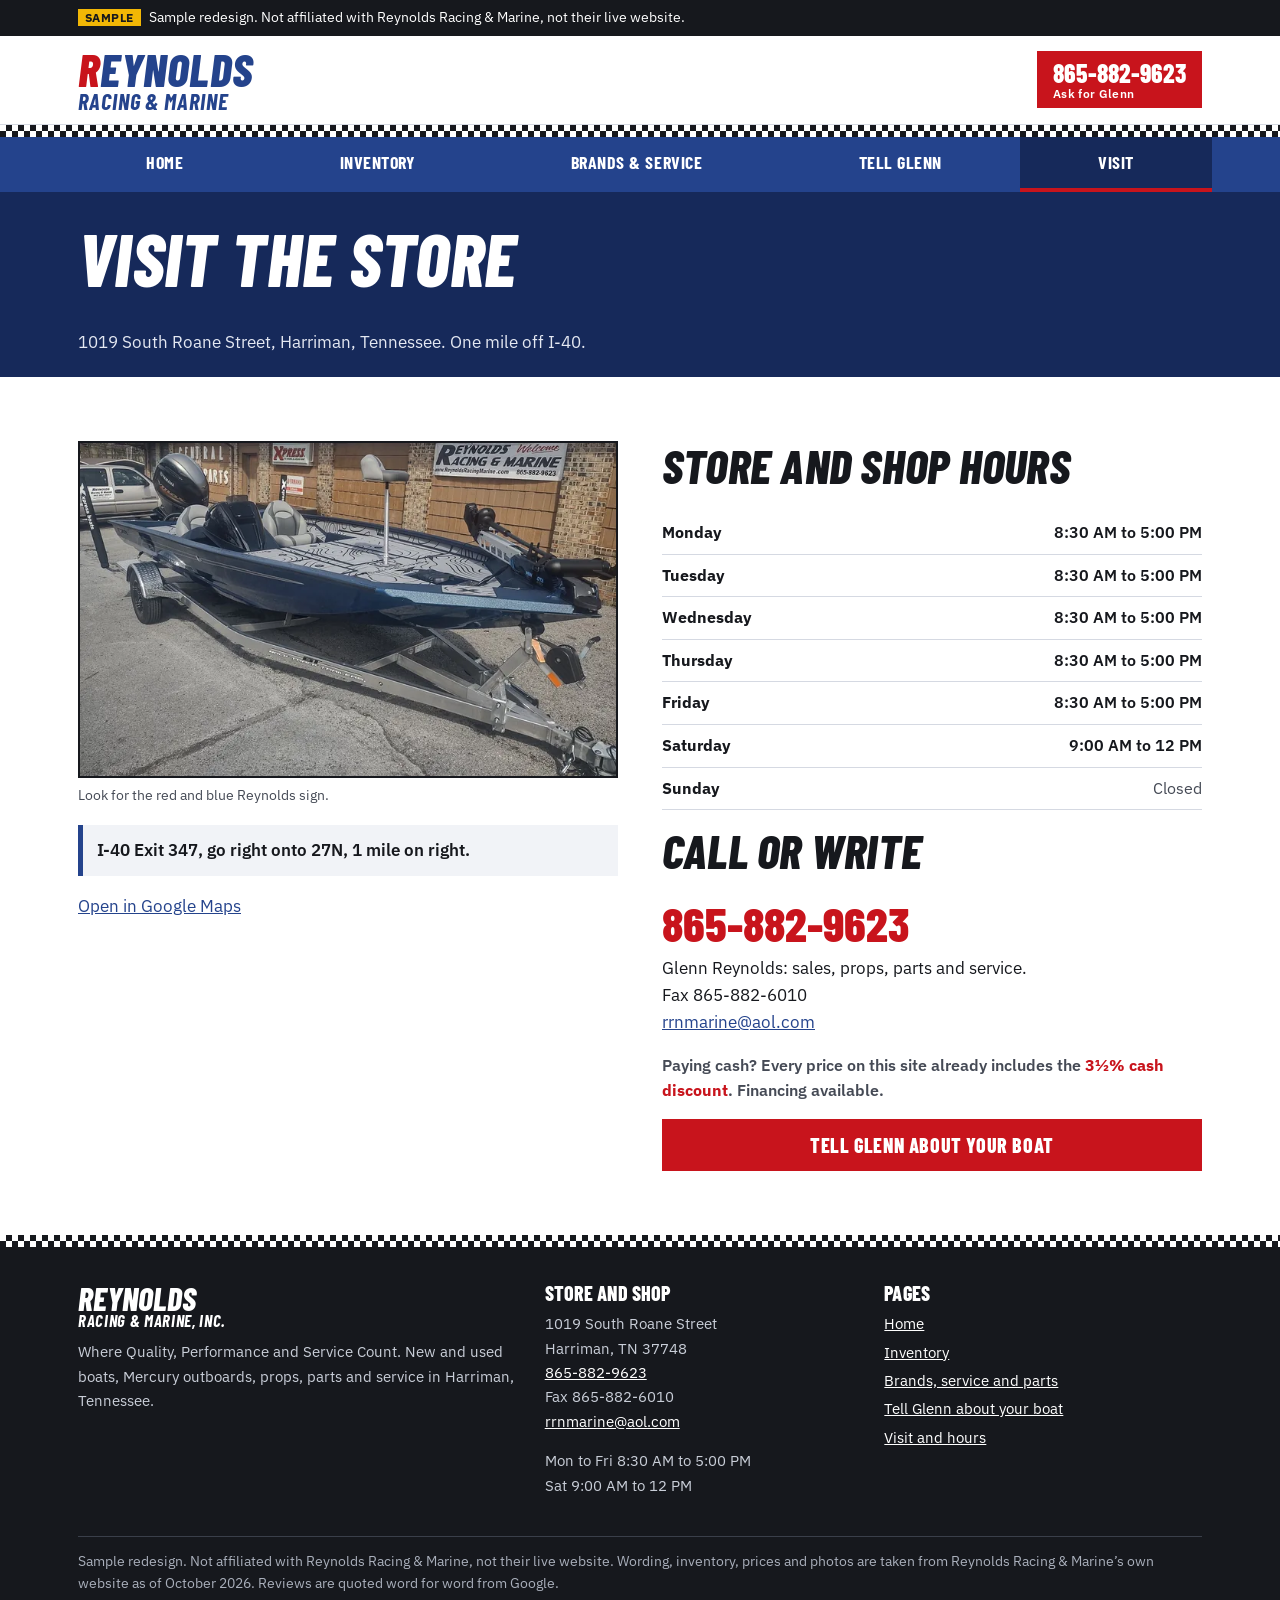
<file: visit.html>
<!DOCTYPE html>
<html lang="en">
<head>
<meta charset="utf-8">
<meta name="viewport" content="width=device-width, initial-scale=1">
<meta name="robots" content="noindex, nofollow, noarchive">
<title>Visit and Hours | Reynolds Racing &amp; Marine, Harriman TN</title>
<meta name="description" content="1019 South Roane Street, Harriman TN. I-40 Exit 347, right onto 27N, 1 mile on right. Mon to Fri 8:30 to 5, Sat 9 to 12.">
<meta name="theme-color" content="#24438C">
<link rel="preconnect" href="https://fonts.googleapis.com">
<link rel="preconnect" href="https://fonts.gstatic.com" crossorigin>
<link rel="stylesheet" href="https://fonts.googleapis.com/css2?family=Barlow+Condensed:ital,wght@0,700;0,800;1,700;1,800&amp;family=IBM+Plex+Sans:wght@400;500;600;700&amp;family=IBM+Plex+Mono:wght@400;500&amp;display=swap">
<link rel="stylesheet" href="style.css?v=3">
</head>
<body>
<a class="skip" href="#main">Skip to main content</a>
<div class="ribbon" role="note"><div class="wrap"><strong>Sample</strong>Sample redesign. Not affiliated with Reynolds Racing &amp; Marine, not their live website.</div></div>
<header class="site-head">
<div class="wrap head-row">
<a class="brand" href="index.html" aria-label="Reynolds Racing and Marine, home"><span class="w1"><b>R</b>EYNOLDS</span><span class="w2">RACING &amp; MARINE</span></a>
<a class="head-phone" href="tel:+18658829623">865-882-9623<small>Ask for Glenn</small></a>
</div>
</header>
<div class="checker" aria-hidden="true"></div>
<nav class="main-nav" aria-label="Main"><ul><li><a href="index.html">Home</a></li><li><a href="inventory.html">Inventory</a></li><li><a href="service.html">Brands &amp; Service</a></li><li><a href="tell-glenn.html">Tell Glenn</a></li><li><a href="visit.html" aria-current="page">Visit</a></li></ul></nav>
<main id="main">

<section class="page-top" aria-labelledby="vi-h">
<div class="wrap">
<h1 id="vi-h">Visit the store</h1>
<p>1019 South Roane Street, Harriman, Tennessee. One mile off I-40.</p>
</div>
</section>

<section class="sec">
<div class="wrap split" style="align-items:start">
<div>
<figure class="store">
<img src="img/store-front.webp" srcset="img/store-front-700.webp 700w, img/store-front.webp 1100w" sizes="(min-width:900px) 50vw, 100vw" width="1100" height="683" alt="A blue Xpress bass boat on a trailer in front of the Reynolds Racing and Marine store, with the red and blue Reynolds sign above the door" loading="lazy">
<figcaption>Look for the red and blue Reynolds sign.</figcaption>
</figure>
<p class="dir" style="margin-top:18px">I-40 Exit 347, go right onto 27N, 1 mile on right.</p>
<p><a href="https://www.google.com/maps/search/?api=1&amp;query=1019+South+Roane+Street+Harriman+TN+37748">Open in Google Maps</a></p>
</div>
<div>
<h2>Store and shop hours</h2>
<table class="hours">
<caption class="sr-only">Store and shop hours</caption>
<tbody>
<tr><th scope="row">Monday</th><td>8:30 AM to 5:00 PM</td></tr>
<tr><th scope="row">Tuesday</th><td>8:30 AM to 5:00 PM</td></tr>
<tr><th scope="row">Wednesday</th><td>8:30 AM to 5:00 PM</td></tr>
<tr><th scope="row">Thursday</th><td>8:30 AM to 5:00 PM</td></tr>
<tr><th scope="row">Friday</th><td>8:30 AM to 5:00 PM</td></tr>
<tr><th scope="row">Saturday</th><td>9:00 AM to 12 PM</td></tr>
<tr class="closed"><th scope="row">Sunday</th><td>Closed</td></tr>
</tbody>
</table>
<h2>Call or write</h2>
<a class="big-phone" href="tel:+18658829623">865-882-9623</a>
<p>Glenn Reynolds: sales, props, parts and service.<br>Fax 865-882-6010<br><a href="mailto:rrnmarine@aol.com">rrnmarine@aol.com</a></p>
<p class="cash">Paying cash? Every price on this site already includes the <b>3&frac12;% cash discount</b>. Financing available.</p>
<div class="btn-row"><a class="btn" href="tell-glenn.html">Tell Glenn about your boat</a></div>
</div>
</div>
</section>
</main>
<a class="callbar" href="tel:+18658829623" aria-label="Call Reynolds Racing and Marine at 865-882-9623"><svg width="22" height="22" viewBox="0 0 24 24" aria-hidden="true"><path fill="currentColor" d="M6.6 10.8a15.1 15.1 0 0 0 6.6 6.6l2.2-2.2c.3-.3.7-.4 1-.2 1.1.4 2.3.6 3.6.6.6 0 1 .4 1 1V20c0 .6-.4 1-1 1A17 17 0 0 1 3 4c0-.6.4-1 1-1h3.5c.6 0 1 .4 1 1 0 1.3.2 2.5.6 3.6.1.3 0 .7-.2 1z"/></svg>865-882-9623 <small>Tap to call</small></a>
<div class="checker" aria-hidden="true"></div>
<footer class="site-foot">
<div class="wrap">
<div class="foot-grid">
<div><p class="foot-brand"><span class="w1">REYNOLDS</span><span class="w2">RACING &amp; MARINE, INC.</span></p><p>Where Quality, Performance and Service Count. New and used boats, Mercury outboards, props, parts and service in Harriman, Tennessee.</p></div>
<div><h2>Store and shop</h2><address>1019 South Roane Street<br>Harriman, TN 37748</address><p><a href="tel:+18658829623">865-882-9623</a><br>Fax 865-882-6010<br><a href="mailto:rrnmarine@aol.com">rrnmarine@aol.com</a></p><p>Mon to Fri 8:30 AM to 5:00 PM<br>Sat 9:00 AM to 12 PM</p></div>
<div><h2>Pages</h2><ul><li><a href="index.html">Home</a></li><li><a href="inventory.html">Inventory</a></li><li><a href="service.html">Brands, service and parts</a></li><li><a href="tell-glenn.html">Tell Glenn about your boat</a></li><li><a href="visit.html">Visit and hours</a></li></ul></div>
</div>
<p class="foot-note">Sample redesign. Not affiliated with Reynolds Racing &amp; Marine, not their live website. Wording, inventory, prices and photos are taken from Reynolds Racing &amp; Marine&rsquo;s own website as of October 2026. Reviews are quoted word for word from Google.</p>
</div>
</footer>
</body>
</html>
</file>
<file: style.css>
/* Reynolds Racing & Marine sample redesign.
   Colours sampled from their own logo and storefront sign: royal blue, racing red, white. */
:root{
  --blue:#24438C;      /* logo blue */
  --navy:#16295A;      /* blue, deepened for dark bands */
  --red:#C8141C;       /* logo red */
  --redd:#A10F16;      /* red, hover */
  --ink:#16181D;
  --ink2:#454A55;
  --line:#D5D9E2;
  --grey:#F1F3F7;
  --wrap:1160px;
}
*,*::before,*::after{box-sizing:border-box}
html{-webkit-text-size-adjust:100%}
body{margin:0;font-family:"IBM Plex Sans","Segoe UI",Arial,sans-serif;font-size:1.0625rem;line-height:1.6;color:var(--ink);background:#fff;padding-bottom:64px}
img{max-width:100%;height:auto;display:block}
a{color:var(--blue)}
a:hover{color:var(--red)}
h1,h2,h3{font-family:"Barlow Condensed","Arial Narrow",Arial,sans-serif;font-weight:800;line-height:1.02;margin:0 0 .45em;text-transform:uppercase;letter-spacing:.005em}
h1{font-size:clamp(2.4rem,9vw,4.6rem);font-style:italic}
h2{font-size:clamp(1.9rem,6vw,3rem);font-style:italic}
h3{font-size:1.45rem}
p{margin:0 0 1em}
.wrap{max-width:var(--wrap);margin:0 auto;padding:0 18px}
.skip{position:absolute;left:-9999px;top:0;background:#fff;padding:10px 14px;z-index:99}
.skip:focus{left:10px;top:10px}
:focus-visible{outline:3px solid #F2B705;outline-offset:2px}

/* sample ribbon */
.ribbon{background:var(--ink);color:#fff;font-size:.88rem;line-height:1.4;padding:8px 0}
.ribbon strong{background:#F2B705;color:var(--ink);padding:1px 7px;margin-right:8px;font-weight:700;text-transform:uppercase;font-size:.76rem;letter-spacing:.04em}

/* header: their sign, white board with blue italic lettering */
.site-head{background:#fff;border-bottom:1px solid var(--line)}
.head-row{display:flex;align-items:center;justify-content:space-between;gap:14px;padding-top:12px;padding-bottom:12px}
.brand{text-decoration:none;color:var(--blue);display:block;min-width:0;line-height:.9}
.brand:hover{color:var(--blue)}
.brand .w1{display:block;font-family:"Barlow Condensed","Arial Narrow",Arial,sans-serif;font-weight:800;font-style:italic;font-size:clamp(2rem,10vw,2.9rem);letter-spacing:.01em;white-space:nowrap}
.brand .w1 b{color:var(--red);font-weight:800}
.brand .w2{display:block;font-family:"Barlow Condensed","Arial Narrow",Arial,sans-serif;font-weight:700;font-style:italic;font-size:clamp(1.02rem,4.9vw,1.42rem);letter-spacing:.04em;white-space:nowrap;margin-top:2px}
.head-phone{display:none;background:var(--red);color:#fff;text-decoration:none;font-family:"Barlow Condensed",Arial,sans-serif;font-weight:800;font-size:1.6rem;padding:8px 16px;white-space:nowrap;line-height:1.1}
.head-phone small{display:block;font-family:"IBM Plex Sans",Arial,sans-serif;font-weight:600;font-size:.72rem;letter-spacing:.03em}
.head-phone:hover{background:var(--redd);color:#fff}

/* the one signature element: a checkered flag strip, from Glenn's racing */
.checker{height:12px;background:repeating-conic-gradient(var(--ink) 0 25%,#fff 0 50%) 0 0/12px 12px}
.checker.tall{height:20px;background-size:20px 20px}

.main-nav{background:var(--blue)}
.main-nav ul{list-style:none;margin:0 auto;padding:0 8px;display:flex;flex-wrap:wrap;max-width:var(--wrap)}
.main-nav li{flex:1 1 auto}
.main-nav a{display:block;text-align:center;padding:11px 8px;color:#fff;text-decoration:none;font-family:"Barlow Condensed",Arial,sans-serif;font-weight:700;font-size:1.12rem;letter-spacing:.03em;text-transform:uppercase;white-space:nowrap;border-bottom:4px solid transparent}
.main-nav a[aria-current="page"]{border-bottom-color:var(--red);background:var(--navy)}
.main-nav a:hover{background:var(--navy);color:#fff}

/* sticky tap-to-call */
.callbar{position:fixed;left:0;right:0;bottom:0;z-index:50;display:flex;align-items:center;justify-content:center;gap:10px;background:var(--red);color:#fff;text-decoration:none;font-family:"Barlow Condensed",Arial,sans-serif;font-weight:800;font-size:1.45rem;padding:10px 12px calc(10px + env(safe-area-inset-bottom));border-top:3px solid var(--ink)}
.callbar small{font-family:"IBM Plex Sans",Arial,sans-serif;font-weight:600;font-size:.86rem}
.callbar:hover{background:var(--redd);color:#fff}
.callbar svg{flex:none}

/* buttons */
.btn{display:inline-block;background:var(--red);color:#fff;text-decoration:none;font-family:"Barlow Condensed",Arial,sans-serif;font-weight:800;text-transform:uppercase;letter-spacing:.03em;font-size:1.25rem;line-height:1.1;padding:13px 20px;border:2px solid var(--red);text-align:center;cursor:pointer}
.btn:hover{background:var(--redd);border-color:var(--redd);color:#fff}
.btn-line{background:transparent;color:var(--blue);border-color:var(--blue)}
.btn-line:hover{background:var(--blue);border-color:var(--blue);color:#fff}
.btn-white{background:#fff;color:var(--blue);border-color:#fff}
.btn-white:hover{background:var(--ink);border-color:var(--ink);color:#fff}
.btn-row{display:flex;flex-wrap:wrap;gap:10px;margin-top:8px}
.btn-row .btn{flex:1 1 230px}

/* home hero: their Allison photo, then a blue panel */
.hero{background:var(--navy);color:#fff}
.hero-photo{margin:0;position:relative}
.hero-photo img{width:100%;aspect-ratio:16/9;object-fit:cover;object-position:50% 60%}
.hero-photo figcaption{position:absolute;right:8px;bottom:6px;font-size:.75rem;color:#fff;background:rgba(0,0,0,.55);padding:2px 7px}
.hero-copy{padding:26px 0 30px}
.hero-copy .tag{font-family:"Barlow Condensed",Arial,sans-serif;font-weight:700;font-style:italic;font-size:1.25rem;color:#FFD0D2;margin:0 0 6px}
.hero-copy .lede{font-size:1.12rem;color:#E4E8F2;max-width:38em}
.hero .btn-line{color:#fff;border-color:#fff}
.hero .btn-line:hover{background:#fff;color:var(--navy)}

/* page title band for inner pages */
.page-top{background:var(--navy);color:#fff;padding:28px 0 22px}
.page-top p{color:#E4E8F2;max-width:42em;margin:0;font-size:1.08rem}
.page-top a{color:#fff}

/* sections */
.sec{padding:48px 0}
.sec-grey{background:var(--grey)}
.sec-blue{background:var(--blue);color:#fff}
.sec-blue a{color:#fff}
.sec-red{background:var(--red);color:#fff}
.lead-in{max-width:44em;color:var(--ink2);font-size:1.08rem}
.sec-blue .lead-in,.sec-red .lead-in{color:#F3F4F8}
.split{display:grid;gap:26px}
.cash{font-weight:600;color:var(--ink2);font-size:.98rem}
.cash b{color:var(--red)}

/* inventory cards: one block per boat, easy to swap */
.cards{list-style:none;margin:18px 0 0;padding:0;display:grid;gap:16px;grid-template-columns:1fr}
.card{background:#fff;border:2px solid var(--ink);display:flex;flex-direction:column;min-width:0}
.card img{width:100%;aspect-ratio:4/3;object-fit:cover;border-bottom:2px solid var(--ink)}
.card .body{padding:14px 16px 16px;display:flex;flex-direction:column;gap:6px;flex:1}
.card h3{margin:0;font-size:1.55rem;font-style:italic;color:var(--blue)}
.card .yr{display:inline-block;background:var(--blue);color:#fff;font-family:"Barlow Condensed",Arial,sans-serif;font-weight:700;font-size:1rem;padding:0 7px;margin-right:6px;font-style:normal;vertical-align:2px}
.card .eng{font-weight:600;margin:0}
.card .det{margin:0;color:var(--ink2);font-size:.97rem}
.card .price{font-family:"Barlow Condensed",Arial,sans-serif;font-weight:800;font-size:2rem;line-height:1;margin:6px 0 0;color:var(--ink)}
.card .price small{display:block;font-family:"IBM Plex Sans",Arial,sans-serif;font-weight:400;font-size:.82rem;color:var(--ink2);margin-top:3px}
.card .call{font-family:"Barlow Condensed",Arial,sans-serif;font-weight:800;font-size:1.5rem;margin:6px 0 0}
.card .more{margin-top:auto;padding-top:8px;font-weight:600}
.card .flag{align-self:flex-start;background:var(--red);color:#fff;font-weight:700;font-size:.8rem;padding:1px 8px;text-transform:uppercase;letter-spacing:.04em}

/* window-sticker card for new Xpress boats (they post the real stickers) */
.sticker{background:#fff;border:2px solid var(--ink);padding:14px 16px 16px;font-family:"IBM Plex Mono",Consolas,monospace;font-size:.92rem;display:flex;flex-direction:column;min-width:0}
.sticker .mk{font-family:"Barlow Condensed",Arial,sans-serif;font-weight:800;font-style:italic;font-size:1.05rem;letter-spacing:.06em;text-transform:uppercase;color:var(--ink2);border-bottom:2px solid var(--ink);padding-bottom:6px;margin:0 0 8px}
.sticker h3{font-family:"Barlow Condensed",Arial,sans-serif;font-size:1.7rem;font-style:italic;color:var(--blue);margin:0 0 6px}
.sticker dl{margin:0;display:grid;grid-template-columns:auto 1fr;gap:2px 12px}
.sticker dt{color:var(--ink2)}
.sticker dd{margin:0;font-weight:500;overflow-wrap:anywhere}
.sticker .tot{display:flex;justify-content:space-between;align-items:baseline;gap:8px;flex-wrap:wrap;border-top:2px dashed var(--ink);margin-top:12px;padding-top:8px}
.sticker .tot span{color:var(--ink2)}
.sticker .tot b{font-family:"Barlow Condensed",Arial,sans-serif;font-size:2rem;font-weight:800;color:var(--ink);line-height:1}
.sticker .msrp{color:var(--ink2);font-size:.82rem;margin:4px 0 0}
.sticker .more{margin-top:auto;padding-top:10px;font-family:"IBM Plex Sans",Arial,sans-serif;font-weight:600}

/* compact outboard list */
.motors{list-style:none;margin:16px 0 0;padding:0;border-top:3px solid var(--ink)}
.motors li{display:flex;justify-content:space-between;align-items:baseline;gap:12px;padding:12px 0;border-bottom:1px solid var(--line);flex-wrap:wrap}
.motors b{font-family:"Barlow Condensed",Arial,sans-serif;font-size:1.35rem;font-style:italic;color:var(--blue)}
.motors span{color:var(--ink2);font-size:.95rem}
.motors .p{font-family:"Barlow Condensed",Arial,sans-serif;font-weight:800;font-size:1.45rem;color:var(--ink);white-space:nowrap}

/* "Glenn:" note boxes */
.glenn-note{border:2px dashed var(--blue);background:#F4F6FC;padding:14px 16px;font-size:.98rem;color:var(--ink)}
.glenn-note b{font-family:"Barlow Condensed",Arial,sans-serif;font-size:1.2rem;font-style:italic;color:var(--blue);text-transform:uppercase;margin-right:6px}
.glenn-note code{font-family:"IBM Plex Mono",Consolas,monospace;font-size:.88rem;background:#fff;border:1px solid var(--line);padding:0 4px}
.photo-box{border:2px dashed var(--ink2);background:var(--grey);aspect-ratio:4/3;display:flex;align-items:center;justify-content:center;text-align:center;padding:16px;color:var(--ink2);font-size:.95rem;border-bottom-style:dashed}
.photo-box b{display:block;color:var(--blue);font-family:"Barlow Condensed",Arial,sans-serif;font-size:1.25rem;font-style:italic;text-transform:uppercase}

/* prop story */
.prop-story{display:grid;gap:22px;align-items:start}
.quote-big{margin:0}
.quote-big blockquote{margin:0;font-size:clamp(1.15rem,3.6vw,1.45rem);line-height:1.45;font-weight:500}
.quote-big blockquote p{margin:0 0 .6em}
.quote-big figcaption{color:var(--ink2);font-size:.95rem}
.quote-big figcaption strong{color:var(--ink)}
.rpm{font-family:"Barlow Condensed",Arial,sans-serif;font-weight:800;font-style:italic;color:var(--red);font-size:clamp(3rem,12vw,5.2rem);line-height:.9;margin:0 0 6px;text-transform:uppercase}
.rpm small{display:block;font-size:.32em;color:var(--ink);letter-spacing:.02em;margin-top:6px}

/* before / after */
.ba{display:grid;grid-template-columns:1fr 1fr;gap:8px;margin:0}
.ba figure{margin:0}
.ba img{width:100%;aspect-ratio:16/9;object-fit:cover;border:2px solid var(--ink)}
.ba figcaption{font-family:"Barlow Condensed",Arial,sans-serif;font-weight:700;font-size:1.1rem;text-transform:uppercase;margin-top:4px}

/* racing */
.race{display:grid;gap:22px;align-items:center}
.race figure{margin:0}
.race img{width:100%;border:3px solid #fff}
.race figcaption{font-size:.88rem;color:#DDE3F2;margin-top:6px}
.records{list-style:none;margin:14px 0 0;padding:0}
.records li{border-top:1px solid rgba(255,255,255,.3);padding:10px 0}
.records b{display:block;font-family:"Barlow Condensed",Arial,sans-serif;font-size:2.1rem;font-style:italic;line-height:1}
.src{font-size:.86rem;color:#DDE3F2}

/* reviews */
.revs{display:grid;gap:14px;margin-top:16px}
.revs figure{margin:0;background:#fff;border-left:5px solid var(--red);padding:16px 18px}
.revs blockquote{margin:0}
.revs blockquote p{margin:0 0 .5em}
.revs figcaption{color:var(--ink2);font-size:.93rem}
.revs figcaption strong{color:var(--ink)}
.letter{background:#fff;border:1px solid var(--line);padding:18px;font-family:"IBM Plex Mono",Consolas,monospace;font-size:.9rem;max-width:760px}
.letter .hdr{color:var(--ink2);border-bottom:1px dashed var(--line);padding-bottom:8px;margin-bottom:10px;overflow-wrap:anywhere}

/* we buy band */
.buy{display:grid;gap:14px;align-items:center}
.buy h2{margin:0}

/* brands */
.brands{list-style:none;margin:16px 0 0;padding:0;display:grid;grid-template-columns:repeat(2,minmax(0,1fr));gap:8px}
.brands li{border:2px solid var(--ink);padding:12px 12px 10px;background:#fff}
.brands b{display:block;font-family:"Barlow Condensed",Arial,sans-serif;font-size:1.5rem;font-style:italic;text-transform:uppercase;color:var(--blue);line-height:1}
.brands span{font-size:.92rem;color:var(--ink2)}
.svc{list-style:none;margin:16px 0 0;padding:0;border-top:3px solid var(--ink)}
.svc li{padding:14px 0;border-bottom:1px solid var(--line)}
.svc b{display:block;font-family:"Barlow Condensed",Arial,sans-serif;font-size:1.4rem;font-style:italic;text-transform:uppercase;color:var(--blue)}
.parts{columns:1;margin:12px 0 0;padding-left:20px}
.parts li{margin-bottom:6px;break-inside:avoid}
.award{display:flex;gap:16px;align-items:center;background:var(--grey);padding:14px;margin-top:20px}
.award img{width:96px;flex:none}
.award p{margin:0}

/* visit */
.store{margin:0}
.store img{width:100%;border:2px solid var(--ink)}
.store figcaption{font-size:.88rem;color:var(--ink2);margin-top:6px}
.hours{width:100%;border-collapse:collapse;margin:8px 0 16px;font-size:1rem}
.hours th,.hours td{text-align:left;padding:8px 0;border-bottom:1px solid var(--line)}
.hours td{text-align:right;font-weight:600}
.hours tr.closed td{color:var(--ink2);font-weight:400}
.big-phone{display:inline-block;font-family:"Barlow Condensed",Arial,sans-serif;font-weight:800;font-size:clamp(2.2rem,9vw,3rem);color:var(--red);text-decoration:none;line-height:1;margin:2px 0 8px}
address{font-style:normal}
.dir{background:var(--grey);border-left:5px solid var(--blue);padding:12px 14px;font-weight:600}

/* tell Glenn form */
.sent{display:none;background:#E6F1E4;border:2px solid #2E6A2A;padding:14px 16px;margin-bottom:20px;font-weight:600}
.sent:target{display:block}
.form{display:grid;gap:26px;grid-template-columns:minmax(0,1fr)}
.form>*{min-width:0}
fieldset{border:0;margin:0 0 22px;padding:0;min-width:0}
legend{font-family:"Barlow Condensed",Arial,sans-serif;font-weight:800;font-style:italic;font-size:1.6rem;text-transform:uppercase;color:var(--blue);padding:0;margin-bottom:8px}
.hint{color:var(--ink2);font-size:.95rem;margin:-4px 0 10px}
.pick{display:grid;gap:8px;grid-template-columns:minmax(0,1fr)}
.pick label{position:relative;display:block;cursor:pointer}
.pick input{position:absolute;opacity:0;width:1px;height:1px}
.pick span{display:block;border:2px solid var(--ink);padding:11px 12px 11px 44px;background:#fff;font-weight:600;line-height:1.3;position:relative}
.pick span small{display:block;font-weight:400;color:var(--ink2);font-size:.9rem}
.pick span::before{content:"";position:absolute;left:12px;top:13px;width:20px;height:20px;border:2px solid var(--ink);border-radius:50%;background:#fff}
.pick input:checked+span{background:#EEF2FB;border-color:var(--blue);box-shadow:inset 0 0 0 1px var(--blue)}
.pick input:checked+span::before{background:var(--red);border-color:var(--red);box-shadow:inset 0 0 0 3px #fff}
.pick input:focus-visible+span{outline:3px solid #F2B705;outline-offset:2px}
.row2{display:grid;gap:0 14px;grid-template-columns:minmax(0,1fr)}
.field{margin-bottom:14px;min-width:0}
.field label{display:block;font-weight:700;margin-bottom:5px}
.field label small{font-weight:400;color:var(--ink2)}
input[type=text],input[type=tel],input[type=email],input[type=number],select,textarea{width:100%;font:inherit;padding:11px 12px;border:2px solid var(--ink);background:#fff;border-radius:0;color:var(--ink)}
input[type=file]{font:inherit;max-width:100%;width:100%}
textarea{min-height:130px;resize:vertical}
.form-side{background:var(--grey);padding:20px;border-top:6px solid var(--red)}
.form-side h2{font-size:1.7rem}

/* footer */
.site-foot{background:var(--ink);color:#C9CED8;padding:36px 0 26px;font-size:.95rem}
.site-foot a{color:#fff}
.foot-grid{display:grid;gap:22px}
.site-foot h2{font-size:1.25rem;color:#fff;font-style:normal;margin-bottom:8px}
.foot-brand{color:#fff;line-height:.95;margin:0 0 10px}
.foot-brand .w1{display:block;font-family:"Barlow Condensed",Arial,sans-serif;font-weight:800;font-style:italic;font-size:2rem}
.foot-brand .w2{display:block;font-family:"Barlow Condensed",Arial,sans-serif;font-weight:700;font-style:italic;font-size:1.05rem;letter-spacing:.04em}
.site-foot ul{list-style:none;margin:0;padding:0}
.site-foot li{margin-bottom:4px}
.foot-note{border-top:1px solid #3A3F4A;margin-top:24px;padding-top:14px;font-size:.85rem;color:#A9AFBB}

@media (min-width:560px){
  .cards{grid-template-columns:repeat(2,minmax(0,1fr))}
  .brands{grid-template-columns:repeat(3,minmax(0,1fr))}
  .row2{grid-template-columns:repeat(2,minmax(0,1fr))}
  .pick{grid-template-columns:repeat(2,minmax(0,1fr))}
  .revs{grid-template-columns:1fr 1fr}
}
@media (min-width:900px){
  body{padding-bottom:0}
  .callbar{display:none}
  .head-phone{display:block}
  .cards{grid-template-columns:repeat(3,minmax(0,1fr))}
  .hero{display:grid;grid-template-columns:1.25fr 1fr}
  .hero-photo img{height:100%;aspect-ratio:auto;min-height:480px}
  .hero-copy{padding:44px 40px 44px 36px;align-self:center}
  .hero-copy .wrap{padding:0}
  .split{grid-template-columns:1fr 1fr;align-items:center;gap:44px}
  .prop-story{grid-template-columns:1.2fr 1fr;gap:44px}
  .race{grid-template-columns:1.1fr 1fr;gap:44px}
  .buy{grid-template-columns:1fr auto;gap:30px}
  .form{grid-template-columns:minmax(0,1fr) 330px;align-items:start;gap:40px}
  .form-side{position:sticky;top:20px}
  .foot-grid{grid-template-columns:1.4fr 1fr 1fr}
  .parts{columns:2;column-gap:36px}
  .sec{padding:64px 0}
}
@media (prefers-reduced-motion:reduce){*{transition:none!important;animation:none!important;scroll-behavior:auto!important}}
.sr-only{position:absolute;width:1px;height:1px;overflow:hidden;clip:rect(0 0 0 0);white-space:nowrap}
</file>
